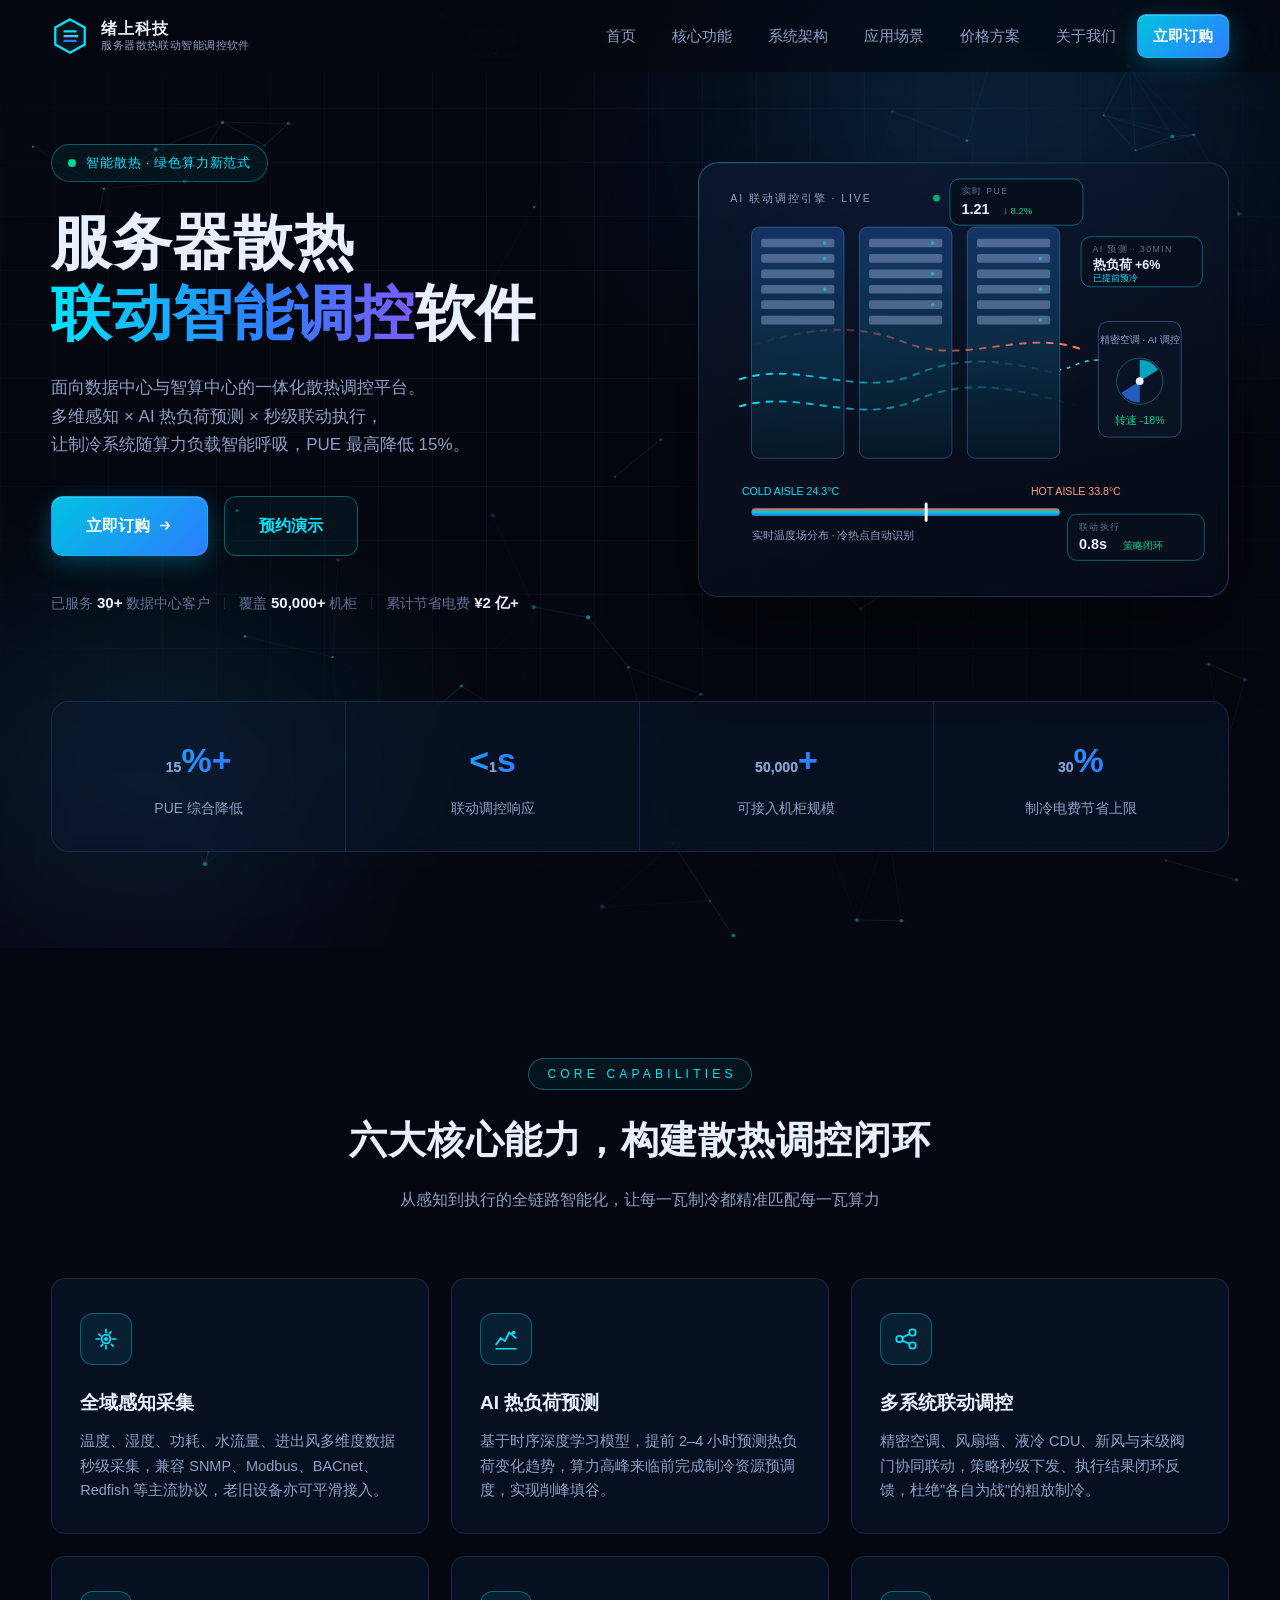
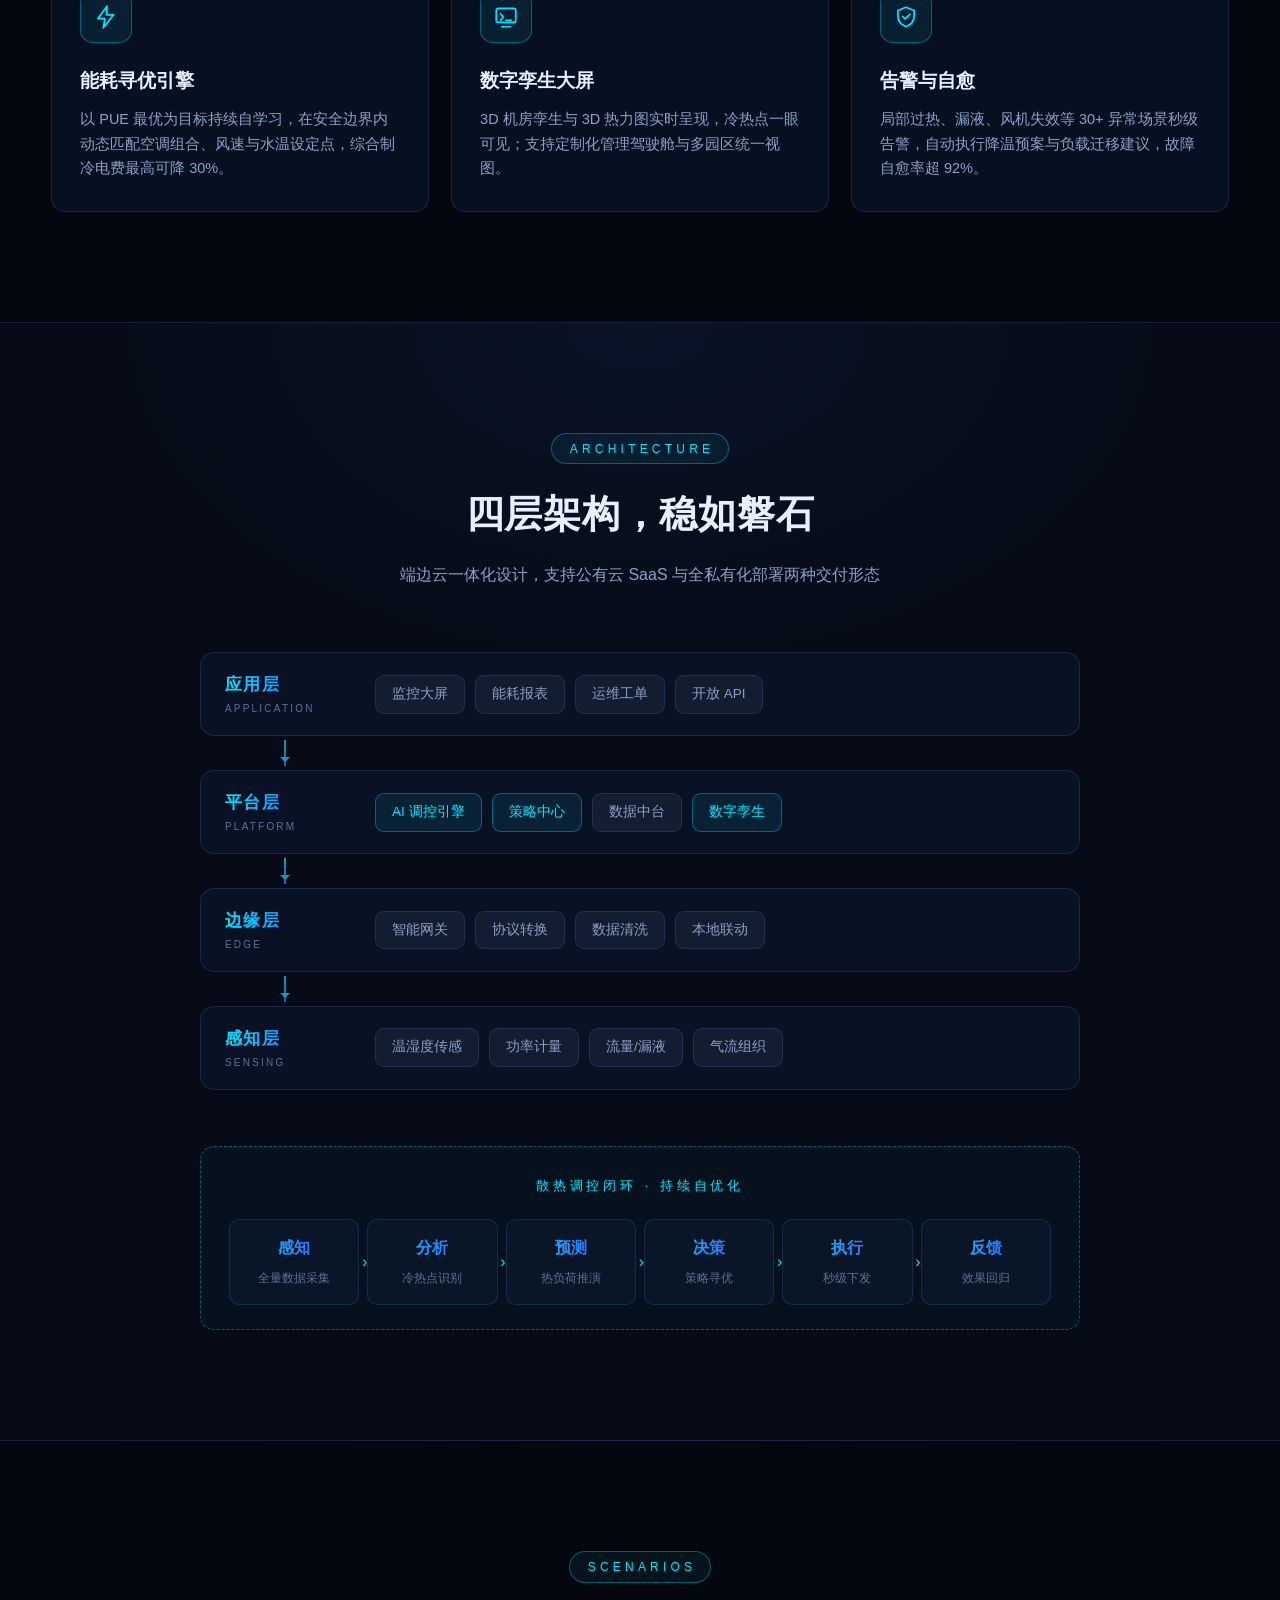
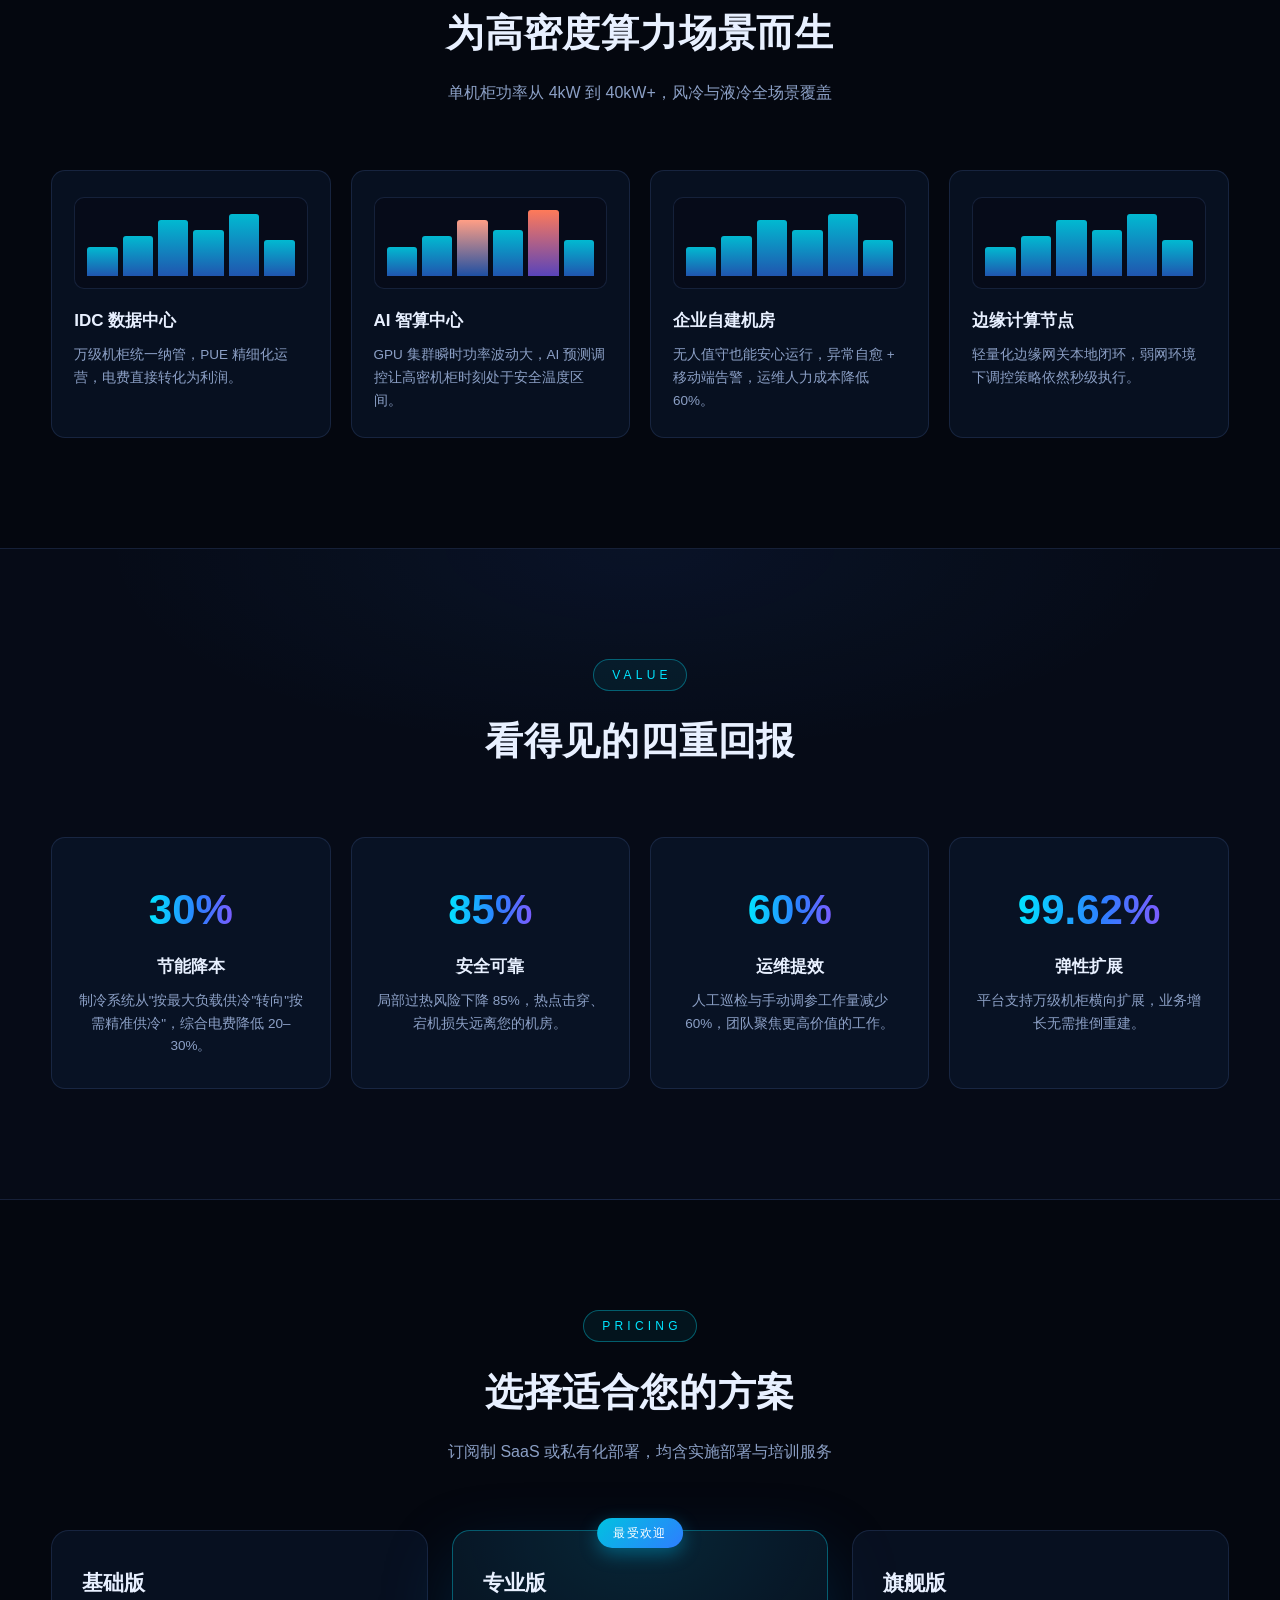
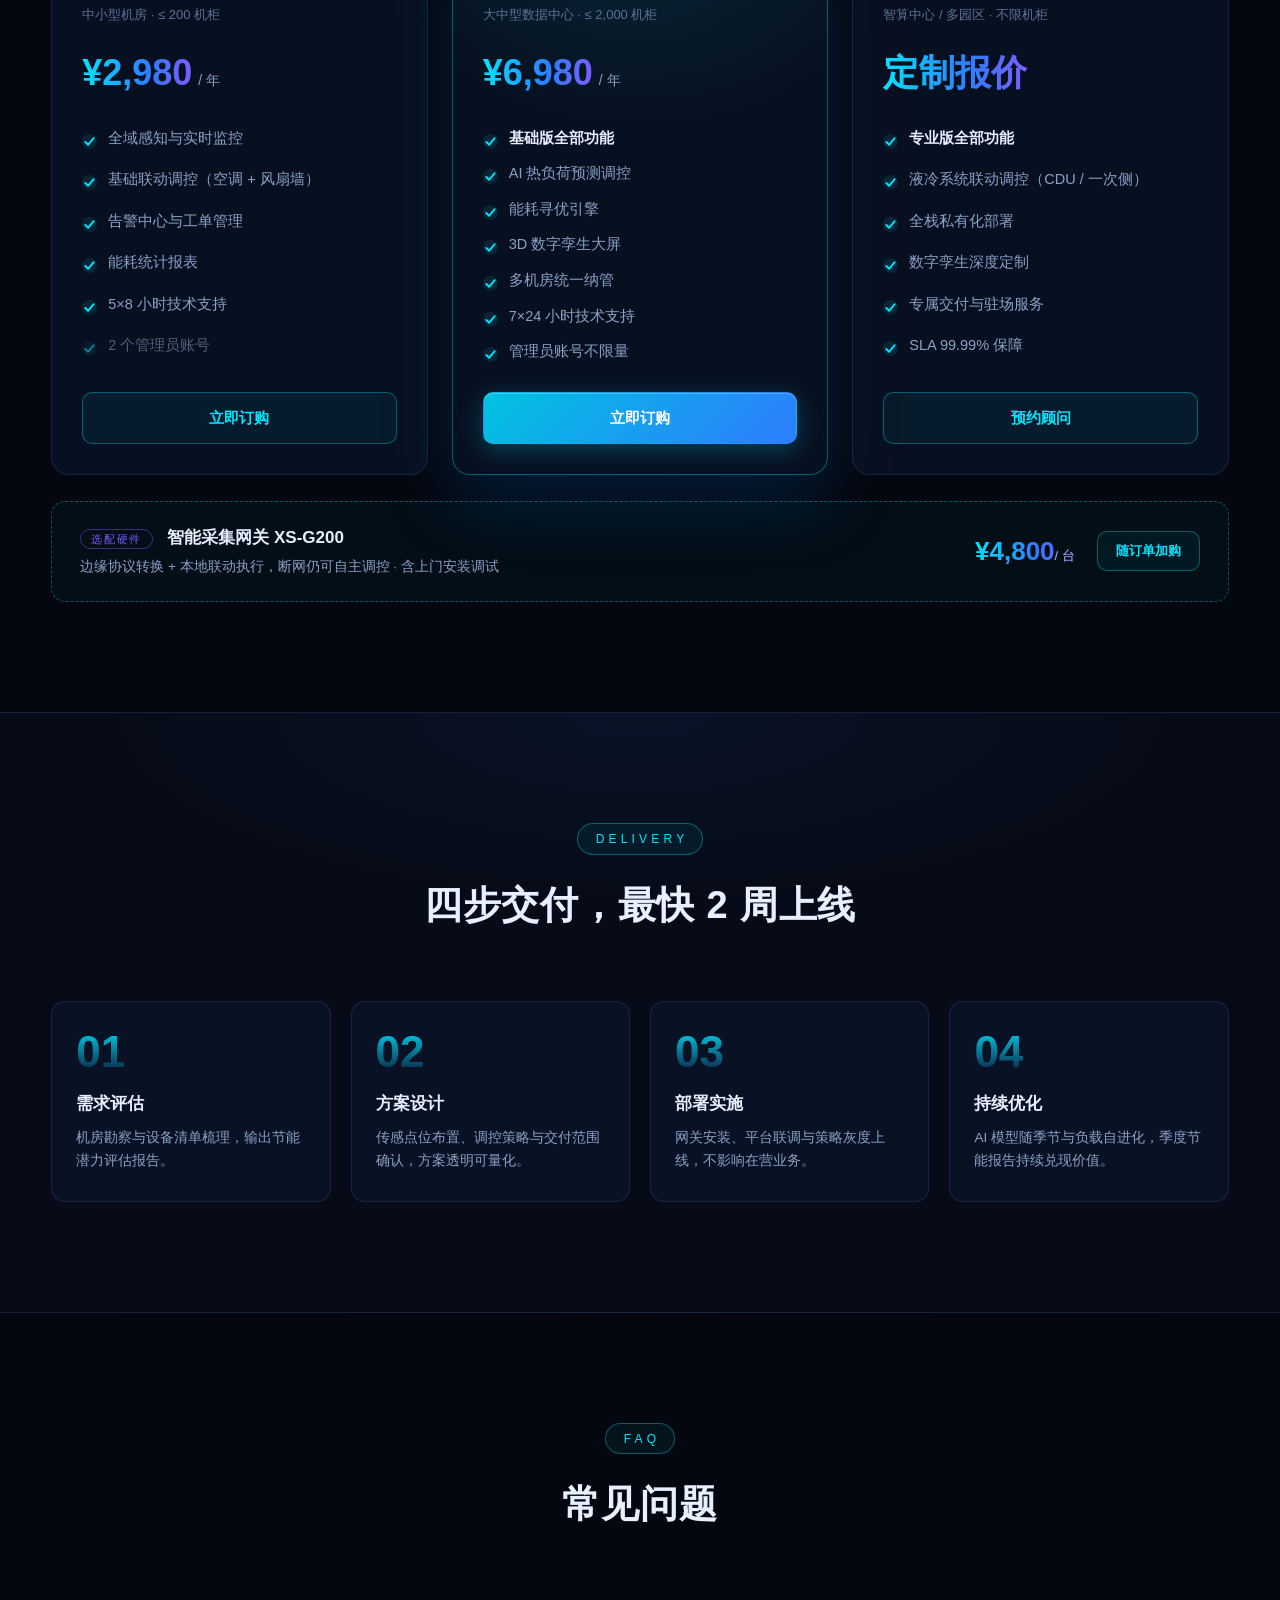
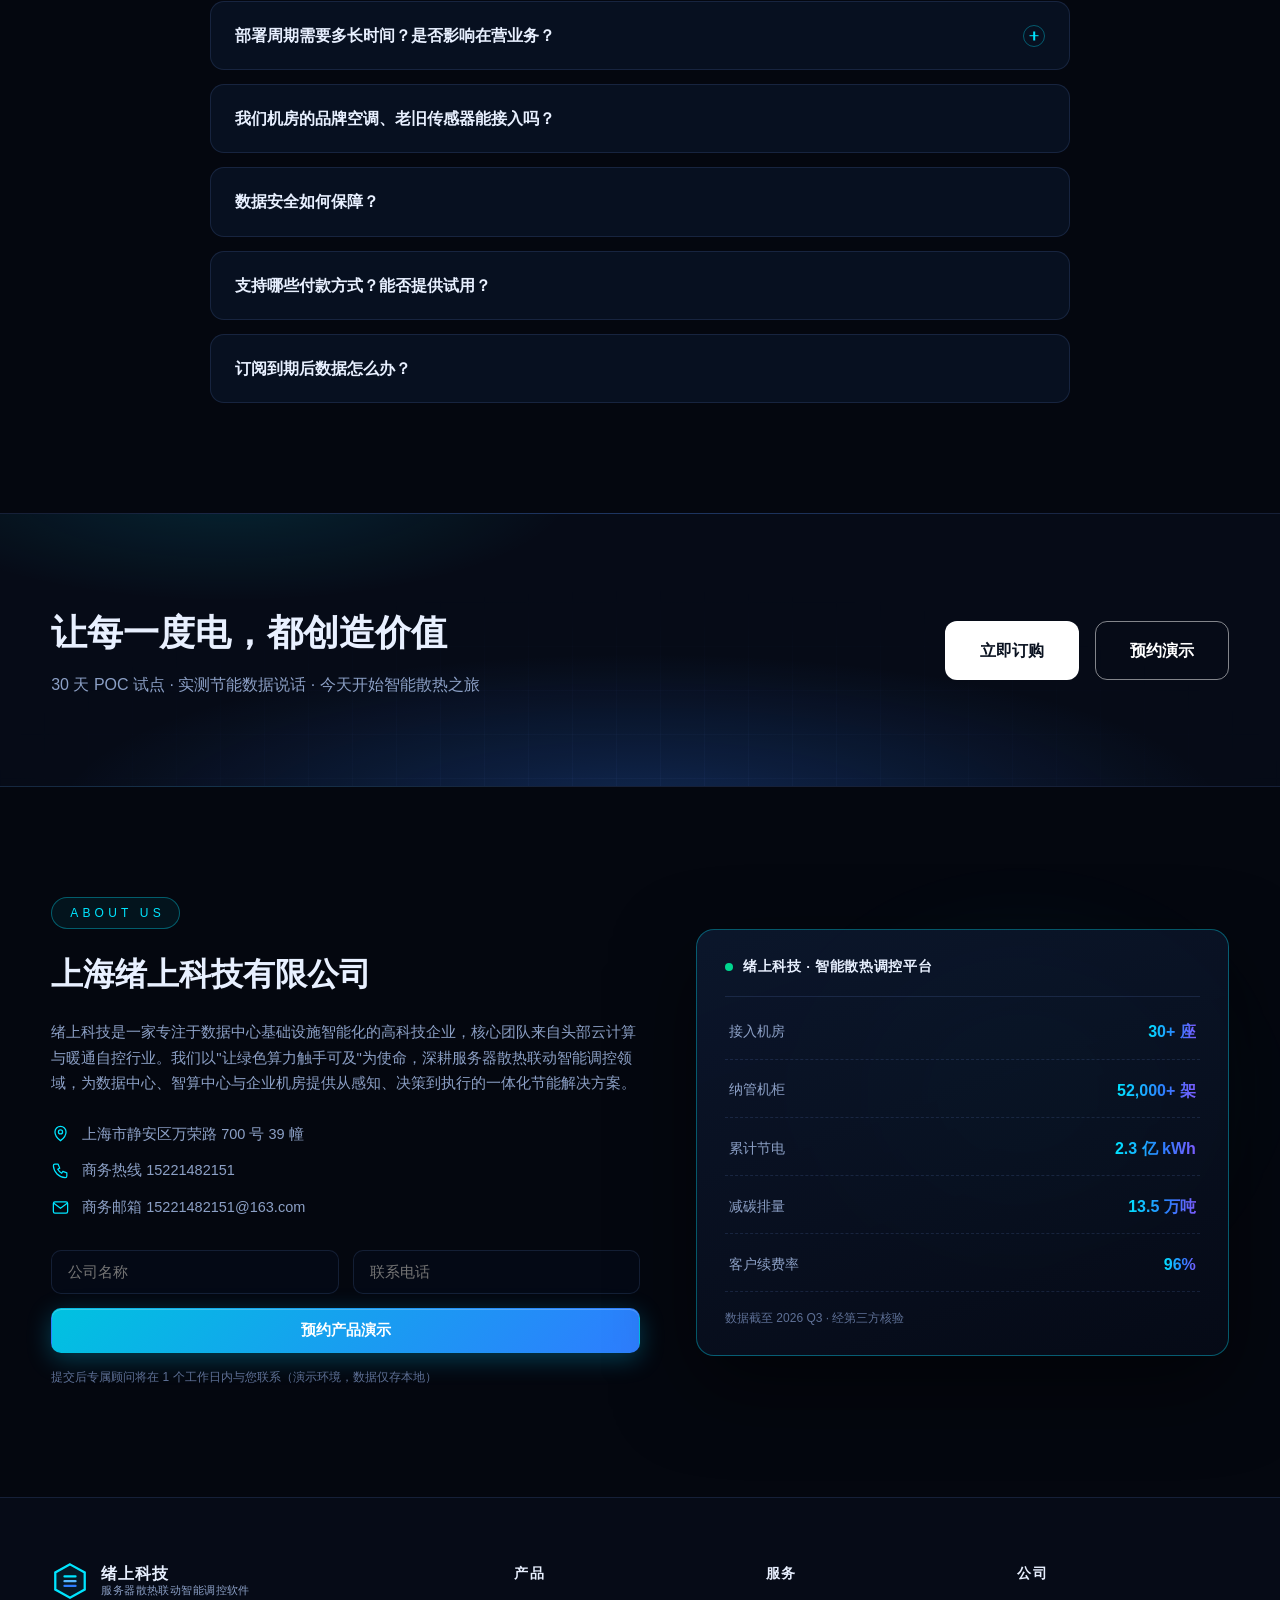
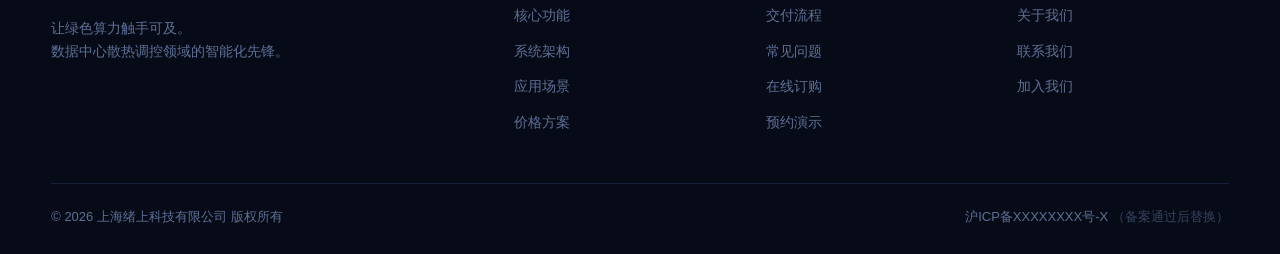
<file: index.html>
<!DOCTYPE html>
<html lang="zh-CN">
<head>
<meta charset="UTF-8">
<meta name="viewport" content="width=device-width, initial-scale=1.0">
<title>服务器散热联动智能调控软件 - 上海绪上科技有限公司</title>
<meta name="description" content="面向数据中心与智算中心的服务器散热联动智能调控软件：多维感知、AI热负荷预测、多系统联动调控、能耗寻优，PUE最高降低15%。上海绪上科技有限公司出品。">
<meta name="keywords" content="服务器散热,智能调控,数据中心制冷,PUE优化,机房节能,液冷调控,智算中心散热">
<link rel="icon" href="favicon.svg" type="image/svg+xml">
<link rel="stylesheet" href="css/style.css">
</head>
<body>

<!-- ========== 导航栏 ========== -->
<header class="nav" id="nav">
  <div class="container nav-inner">
    <a class="brand" href="#top" aria-label="返回顶部">
      <svg class="brand-mark" viewBox="0 0 40 40" fill="none" aria-hidden="true">
        <defs>
          <linearGradient id="lg-brand" x1="0" y1="0" x2="40" y2="40">
            <stop offset="0" stop-color="#00E5FF"/><stop offset="1" stop-color="#2E7DFF"/>
          </linearGradient>
        </defs>
        <path d="M20 2.5 35.5 11v18L20 37.5 4.5 29V11L20 2.5Z" stroke="url(#lg-brand)" stroke-width="2.4" fill="rgba(0,229,255,.06)"/>
        <rect x="13" y="14" width="14" height="2.4" rx="1.2" fill="#00E5FF"/>
        <rect x="13" y="19" width="14" height="2.4" rx="1.2" fill="#5AB8FF"/>
        <rect x="13" y="24" width="14" height="2.4" rx="1.2" fill="#2E7DFF"/>
        <circle cx="27" cy="20" r="1.6" fill="#00E5FF"/>
      </svg>
      <span class="brand-text">
        <b>绪上科技</b>
        <i>服务器散热联动智能调控软件</i>
      </span>
    </a>
    <nav class="nav-links" id="navLinks" aria-label="主导航">
      <a href="#top">首页</a>
      <a href="#features">核心功能</a>
      <a href="#architecture">系统架构</a>
      <a href="#scenarios">应用场景</a>
      <a href="#pricing">价格方案</a>
      <a href="#about">关于我们</a>
      <a class="btn btn-primary btn-sm" href="order.html">立即订购</a>
    </nav>
    <button class="nav-toggle" id="navToggle" aria-label="打开菜单" aria-expanded="false">
      <span></span><span></span><span></span>
    </button>
  </div>
</header>

<main id="top">

<!-- ========== Hero ========== -->
<section class="hero">
  <canvas id="heroCanvas" aria-hidden="true"></canvas>
  <div class="hero-grid" aria-hidden="true"></div>
  <div class="hero-glow hero-glow-1" aria-hidden="true"></div>
  <div class="hero-glow hero-glow-2" aria-hidden="true"></div>

  <div class="container hero-inner">
    <div class="hero-copy">
      <div class="hero-badge reveal">
        <span class="pulse-dot"></span>
        智能散热 · 绿色算力新范式
      </div>
      <h1 class="reveal">
        服务器散热<br>
        <span class="grad-text">联动智能调控</span>软件
      </h1>
      <p class="hero-sub reveal">
        面向数据中心与智算中心的一体化散热调控平台。<br>
        多维感知 × AI 热负荷预测 × 秒级联动执行，<br class="br-md">
        让制冷系统随算力负载智能呼吸，PUE 最高降低 15%。
      </p>
      <div class="hero-cta reveal">
        <a class="btn btn-primary btn-lg" href="order.html">
          立即订购
          <svg viewBox="0 0 16 16" width="15" height="15" fill="none" aria-hidden="true"><path d="M3 8h9m0 0-3.5-3.5M12 8l-3.5 3.5" stroke="currentColor" stroke-width="1.8" stroke-linecap="round" stroke-linejoin="round"/></svg>
        </a>
        <a class="btn btn-ghost btn-lg" href="#contact">预约演示</a>
      </div>
      <div class="hero-trust reveal">
        <span>已服务 <b>30+</b> 数据中心客户</span><i></i>
        <span>覆盖 <b>50,000+</b> 机柜</span><i></i>
        <span>累计节省电费 <b>¥2 亿+</b></span>
      </div>
    </div>

    <!-- 机房联动调控示意图 -->
    <div class="hero-visual reveal" aria-hidden="true">
      <div class="hv-frame">
        <svg viewBox="0 0 520 420" fill="none" class="hv-svg">
          <defs>
            <linearGradient id="lg-rack" x1="0" y1="0" x2="0" y2="1">
              <stop offset="0" stop-color="rgba(46,125,255,.28)"/><stop offset="1" stop-color="rgba(0,229,255,.04)"/>
            </linearGradient>
            <linearGradient id="lg-cold" x1="0" y1="0" x2="1" y2="0">
              <stop offset="0" stop-color="#00E5FF"/><stop offset="1" stop-color="#00E5FF" stop-opacity="0"/>
            </linearGradient>
            <linearGradient id="lg-hot" x1="1" y1="0" x2="0" y2="0">
              <stop offset="0" stop-color="#FF7A59"/><stop offset="1" stop-color="#FF7A59" stop-opacity="0"/>
            </linearGradient>
            <linearGradient id="lg-heat" x1="0" y1="1" x2="0" y2="0">
              <stop offset="0" stop-color="#2E7DFF"/><stop offset=".5" stop-color="#00E5FF"/><stop offset="1" stop-color="#FF7A59"/>
            </linearGradient>
          </defs>

          <!-- 顶部标签 -->
          <text x="18" y="26" fill="#8CA0C6" font-size="11" letter-spacing="2">AI 联动调控引擎 · LIVE</text>
          <circle cx="232" cy="22" r="3.5" fill="#00D68F">
            <animate attributeName="opacity" values="1;.25;1" dur="1.6s" repeatCount="indefinite"/>
          </circle>

          <!-- 机柜 -->
          <g>
            <rect x="40" y="52" width="96" height="240" rx="8" fill="url(#lg-rack)" stroke="rgba(120,160,255,.35)"/>
            <rect x="152" y="52" width="96" height="240" rx="8" fill="url(#lg-rack)" stroke="rgba(120,160,255,.35)"/>
            <rect x="264" y="52" width="96" height="240" rx="8" fill="url(#lg-rack)" stroke="rgba(120,160,255,.35)"/>
            <!-- 服务器槽位 -->
            <g fill="rgba(140,160,198,.5)">
              <rect x="50" y="64" width="76" height="9" rx="2"/><rect x="50" y="80" width="76" height="9" rx="2"/>
              <rect x="50" y="96" width="76" height="9" rx="2"/><rect x="50" y="112" width="76" height="9" rx="2"/>
              <rect x="50" y="128" width="76" height="9" rx="2"/><rect x="50" y="144" width="76" height="9" rx="2"/>
              <rect x="162" y="64" width="76" height="9" rx="2"/><rect x="162" y="80" width="76" height="9" rx="2"/>
              <rect x="162" y="96" width="76" height="9" rx="2"/><rect x="162" y="112" width="76" height="9" rx="2"/>
              <rect x="162" y="128" width="76" height="9" rx="2"/><rect x="162" y="144" width="76" height="9" rx="2"/>
              <rect x="274" y="64" width="76" height="9" rx="2"/><rect x="274" y="80" width="76" height="9" rx="2"/>
              <rect x="274" y="96" width="76" height="9" rx="2"/><rect x="274" y="112" width="76" height="9" rx="2"/>
              <rect x="274" y="128" width="76" height="9" rx="2"/><rect x="274" y="144" width="76" height="9" rx="2"/>
            </g>
            <!-- 运行指示灯 -->
            <g fill="#00E5FF">
              <circle cx="116" cy="68.5" r="1.8"/><circle cx="116" cy="84.5" r="1.8"/><circle cx="116" cy="116.5" r="1.8"/>
              <circle cx="228" cy="68.5" r="1.8"/><circle cx="228" cy="100.5" r="1.8"/><circle cx="228" cy="132.5" r="1.8"/>
              <circle cx="340" cy="84.5" r="1.8"/><circle cx="340" cy="116.5" r="1.8"/><circle cx="340" cy="148.5" r="1.8"/>
              <animate attributeName="opacity" values="1;.4;1" dur="2.2s" repeatCount="indefinite"/>
            </g>
          </g>

          <!-- 冷通道气流（左向右） -->
          <path class="flow-cold" d="M28 210 C 90 190, 150 230, 210 205 S 320 195, 380 210" stroke="url(#lg-cold)" stroke-width="2" stroke-dasharray="6 8" stroke-linecap="round"/>
          <path class="flow-cold d2" d="M28 238 C 90 220, 150 258, 210 232 S 320 222, 380 238" stroke="url(#lg-cold)" stroke-width="2" stroke-dasharray="6 8" stroke-linecap="round"/>
          <!-- 热通道气流（右向左） -->
          <path class="flow-hot" d="M380 178 C 320 158, 260 196, 200 172 S 90 160, 28 178" stroke="url(#lg-hot)" stroke-width="2" stroke-dasharray="6 8" stroke-linecap="round"/>
          <text x="30" y="330" fill="#00E5FF" font-size="11">COLD AISLE 24.3°C</text>
          <text x="330" y="330" fill="#FF9E85" font-size="11">HOT AISLE 33.8°C</text>

          <!-- 温度条 -->
          <rect x="40" y="344" width="320" height="8" rx="4" fill="rgba(140,160,198,.15)"/>
          <rect x="40" y="344" width="320" height="8" rx="4" fill="url(#lg-heat)" opacity=".85"/>
          <rect x="200" y="338" width="3" height="20" rx="1.5" fill="#fff">
            <animate attributeName="x" values="180;220;180" dur="6s" repeatCount="indefinite"/>
          </rect>
          <text x="40" y="376" fill="#8CA0C6" font-size="11">实时温度场分布 · 冷热点自动识别</text>

          <!-- 空调/CDU 设备 -->
          <g transform="translate(400,150)">
            <rect x="0" y="0" width="86" height="120" rx="10" fill="rgba(10,21,38,.9)" stroke="rgba(120,160,255,.4)"/>
            <text x="43" y="22" fill="#8CA0C6" font-size="10" text-anchor="middle">精密空调 · AI 调控</text>
            <g class="fan" style="transform-origin:43px 62px">
              <circle cx="43" cy="62" r="24" fill="none" stroke="rgba(0,229,255,.35)"/>
              <path d="M43 62 L43 40 A22 22 0 0 1 62 50 Z" fill="rgba(0,229,255,.45)"/>
              <path d="M43 62 L65 62 A22 22 0 0 1 55 81 Z" fill="rgba(46,125,255,.45)" transform="rotate(90 43 62)"/>
              <path d="M43 62 L43 84 A22 22 0 0 1 24 74 Z" fill="rgba(0,229,255,.45)" transform="rotate(180 43 62)"/>
              <path d="M43 62 L21 62 A22 22 0 0 1 31 43 Z" fill="rgba(46,125,255,.45)" transform="rotate(270 43 62)"/>
            </g>
            <circle cx="43" cy="62" r="4" fill="#E8F0FF"/>
            <text x="43" y="106" fill="#00D68F" font-size="11" text-anchor="middle">转速 -18%</text>
          </g>
          <!-- 调控指令线 -->
          <path class="flow-cold" d="M400 190 C 380 190, 370 200, 360 200" stroke="#00E5FF" stroke-width="1.6" stroke-dasharray="4 6"/>

          <!-- 悬浮数据芯片（SVG 内固定坐标，避免遮挡） -->
          <g transform="translate(246,2)">
            <g class="svg-chip">
              <rect width="138" height="48" rx="10" fill="rgba(8,15,30,.94)" stroke="rgba(0,229,255,.4)"/>
              <text x="12" y="16" font-size="9" fill="#5E7096" letter-spacing="1.5">实时 PUE</text>
              <text x="12" y="36" font-size="15" font-weight="700" fill="#E8F0FF">1.21</text>
              <text x="55" y="36" font-size="10" fill="#00D68F">↓ 8.2%</text>
            </g>
          </g>
          <g transform="translate(382,62)">
            <g class="svg-chip ci-2">
              <rect width="126" height="52" rx="10" fill="rgba(8,15,30,.94)" stroke="rgba(0,229,255,.4)"/>
              <text x="12" y="16" font-size="9" fill="#5E7096" letter-spacing="1.5">AI 预测 · 30MIN</text>
              <text x="12" y="34" font-size="13" font-weight="700" fill="#E8F0FF">热负荷 +6%</text>
              <text x="12" y="46" font-size="9" fill="#00E5FF">已提前预冷</text>
            </g>
          </g>
          <g transform="translate(368,350)">
            <g class="svg-chip ci-3">
              <rect width="142" height="48" rx="10" fill="rgba(8,15,30,.94)" stroke="rgba(0,229,255,.4)"/>
              <text x="12" y="16" font-size="9" fill="#5E7096" letter-spacing="1.5">联动执行</text>
              <text x="12" y="36" font-size="15" font-weight="700" fill="#E8F0FF">0.8s</text>
              <text x="58" y="36" font-size="10" fill="#00D68F">策略闭环</text>
            </g>
          </g>
        </svg>
      </div>
    </div>
  </div>

  <!-- 数据指标带 -->
  <div class="container">
    <div class="stats-band reveal">
      <div class="stat">
        <b><span class="counter" data-count="15">0</span>%<i class="stat-plus">+</i></b>
        <span>PUE 综合降低</span>
      </div>
      <div class="stat">
        <b>&lt;<span class="counter" data-count="1">0</span>s</b>
        <span>联动调控响应</span>
      </div>
      <div class="stat">
        <b><span class="counter" data-count="50000">0</span>+</b>
        <span>可接入机柜规模</span>
      </div>
      <div class="stat">
        <b><span class="counter" data-count="30">0</span>%</b>
        <span>制冷电费节省上限</span>
      </div>
    </div>
  </div>
</section>

<!-- ========== 核心功能 ========== -->
<section class="section" id="features">
  <div class="container">
    <div class="section-head reveal">
      <span class="kicker">CORE CAPABILITIES</span>
      <h2>六大核心能力，构建散热调控闭环</h2>
      <p>从感知到执行的全链路智能化，让每一瓦制冷都精准匹配每一瓦算力</p>
    </div>
    <div class="feature-grid">
      <article class="feature-card reveal">
        <div class="fc-icon">
          <svg viewBox="0 0 24 24" fill="none" aria-hidden="true"><path d="M12 3v3m0 12v3m9-9h-3M6 12H3m13.5-6.5L15 7M9 17l-1.5 1.5m11 0L17 17M7 9 5.5 7.5M12 8a4 4 0 1 0 0 8 4 4 0 0 0 0-8Z" stroke="currentColor" stroke-width="1.6" stroke-linecap="round"/><circle cx="12" cy="12" r="1.8" fill="currentColor"/></svg>
        </div>
        <h3>全域感知采集</h3>
        <p>温度、湿度、功耗、水流量、进出风多维度数据秒级采集，兼容 SNMP、Modbus、BACnet、Redfish 等主流协议，老旧设备亦可平滑接入。</p>
      </article>
      <article class="feature-card reveal">
        <div class="fc-icon">
          <svg viewBox="0 0 24 24" fill="none" aria-hidden="true"><path d="M3 17l4-6 4 3 4-8 6 5" stroke="currentColor" stroke-width="1.6" stroke-linecap="round" stroke-linejoin="round"/><path d="M3 21h18" stroke="currentColor" stroke-width="1.6" stroke-linecap="round"/><circle cx="19" cy="6" r="1.6" fill="currentColor"/></svg>
        </div>
        <h3>AI 热负荷预测</h3>
        <p>基于时序深度学习模型，提前 2–4 小时预测热负荷变化趋势，算力高峰来临前完成制冷资源预调度，实现削峰填谷。</p>
      </article>
      <article class="feature-card reveal">
        <div class="fc-icon">
          <svg viewBox="0 0 24 24" fill="none" aria-hidden="true"><circle cx="6" cy="12" r="3" stroke="currentColor" stroke-width="1.6"/><circle cx="18" cy="6" r="3" stroke="currentColor" stroke-width="1.6"/><circle cx="18" cy="18" r="3" stroke="currentColor" stroke-width="1.6"/><path d="M8.7 10.7 15.3 7.3M8.7 13.3l6.6 3.4" stroke="currentColor" stroke-width="1.6" stroke-linecap="round"/></svg>
        </div>
        <h3>多系统联动调控</h3>
        <p>精密空调、风扇墙、液冷 CDU、新风与末级阀门协同联动，策略秒级下发、执行结果闭环反馈，杜绝"各自为战"的粗放制冷。</p>
      </article>
      <article class="feature-card reveal">
        <div class="fc-icon">
          <svg viewBox="0 0 24 24" fill="none" aria-hidden="true"><path d="M13 2 4.5 13.5H11L9.5 22 19 10h-6.5L13 2Z" stroke="currentColor" stroke-width="1.6" stroke-linejoin="round"/></svg>
        </div>
        <h3>能耗寻优引擎</h3>
        <p>以 PUE 最优为目标持续自学习，在安全边界内动态匹配空调组合、风速与水温设定点，综合制冷电费最高可降 30%。</p>
      </article>
      <article class="feature-card reveal">
        <div class="fc-icon">
          <svg viewBox="0 0 24 24" fill="none" aria-hidden="true"><rect x="3" y="4" width="18" height="13" rx="2" stroke="currentColor" stroke-width="1.6"/><path d="M7 9l2.5 3L7 15m5 0h5" stroke="currentColor" stroke-width="1.6" stroke-linecap="round" stroke-linejoin="round"/><path d="M8 21h8" stroke="currentColor" stroke-width="1.6" stroke-linecap="round"/></svg>
        </div>
        <h3>数字孪生大屏</h3>
        <p>3D 机房孪生与 3D 热力图实时呈现，冷热点一眼可见；支持定制化管理驾驶舱与多园区统一视图。</p>
      </article>
      <article class="feature-card reveal">
        <div class="fc-icon">
          <svg viewBox="0 0 24 24" fill="none" aria-hidden="true"><path d="M12 3 4.5 6v5c0 4.6 3.2 8 7.5 10 4.3-2 7.5-5.4 7.5-10V6L12 3Z" stroke="currentColor" stroke-width="1.6" stroke-linejoin="round"/><path d="m9 11.5 2.2 2.2L15.5 9.5" stroke="currentColor" stroke-width="1.6" stroke-linecap="round" stroke-linejoin="round"/></svg>
        </div>
        <h3>告警与自愈</h3>
        <p>局部过热、漏液、风机失效等 30+ 异常场景秒级告警，自动执行降温预案与负载迁移建议，故障自愈率超 92%。</p>
      </article>
    </div>
  </div>
</section>

<!-- ========== 系统架构 ========== -->
<section class="section section-alt" id="architecture">
  <div class="container">
    <div class="section-head reveal">
      <span class="kicker">ARCHITECTURE</span>
      <h2>四层架构，稳如磐石</h2>
      <p>端边云一体化设计，支持公有云 SaaS 与全私有化部署两种交付形态</p>
    </div>
    <div class="arch-wrap reveal">
      <div class="arch-layer">
        <div class="al-tag"><span>应用层</span>APPLICATION</div>
        <div class="al-nodes">
          <span class="node">监控大屏</span><span class="node">能耗报表</span>
          <span class="node">运维工单</span><span class="node">开放 API</span>
        </div>
      </div>
      <div class="arch-arrow" aria-hidden="true"></div>
      <div class="arch-layer">
        <div class="al-tag"><span>平台层</span>PLATFORM</div>
        <div class="al-nodes">
          <span class="node hot">AI 调控引擎</span><span class="node hot">策略中心</span>
          <span class="node">数据中台</span><span class="node hot">数字孪生</span>
        </div>
      </div>
      <div class="arch-arrow" aria-hidden="true"></div>
      <div class="arch-layer">
        <div class="al-tag"><span>边缘层</span>EDGE</div>
        <div class="al-nodes">
          <span class="node">智能网关</span><span class="node">协议转换</span>
          <span class="node">数据清洗</span><span class="node">本地联动</span>
        </div>
      </div>
      <div class="arch-arrow" aria-hidden="true"></div>
      <div class="arch-layer">
        <div class="al-tag"><span>感知层</span>SENSING</div>
        <div class="al-nodes">
          <span class="node">温湿度传感</span><span class="node">功率计量</span>
          <span class="node">流量/漏液</span><span class="node">气流组织</span>
        </div>
      </div>
    </div>

    <!-- 调控闭环 -->
    <div class="loop-wrap reveal">
      <div class="loop-title">散热调控闭环 · 持续自优化</div>
      <div class="loop-steps">
        <div class="loop-step"><b>感知</b><span>全量数据采集</span></div>
        <div class="loop-step"><b>分析</b><span>冷热点识别</span></div>
        <div class="loop-step"><b>预测</b><span>热负荷推演</span></div>
        <div class="loop-step"><b>决策</b><span>策略寻优</span></div>
        <div class="loop-step"><b>执行</b><span>秒级下发</span></div>
        <div class="loop-step"><b>反馈</b><span>效果回归</span></div>
      </div>
    </div>
  </div>
</section>

<!-- ========== 应用场景 ========== -->
<section class="section" id="scenarios">
  <div class="container">
    <div class="section-head reveal">
      <span class="kicker">SCENARIOS</span>
      <h2>为高密度算力场景而生</h2>
      <p>单机柜功率从 4kW 到 40kW+，风冷与液冷全场景覆盖</p>
    </div>
    <div class="scenario-grid">
      <article class="scenario-card reveal">
        <div class="sc-visual sc-idc" aria-hidden="true"><span></span><span></span><span></span><span></span><span></span><span></span></div>
        <h3>IDC 数据中心</h3>
        <p>万级机柜统一纳管，PUE 精细化运营，电费直接转化为利润。</p>
      </article>
      <article class="scenario-card reveal">
        <div class="sc-visual sc-ai" aria-hidden="true"><span></span><span></span><span></span><span></span><span></span><span></span></div>
        <h3>AI 智算中心</h3>
        <p>GPU 集群瞬时功率波动大，AI 预测调控让高密机柜时刻处于安全温度区间。</p>
      </article>
      <article class="scenario-card reveal">
        <div class="sc-visual sc-enterprise" aria-hidden="true"><span></span><span></span><span></span><span></span><span></span><span></span></div>
        <h3>企业自建机房</h3>
        <p>无人值守也能安心运行，异常自愈 + 移动端告警，运维人力成本降低 60%。</p>
      </article>
      <article class="scenario-card reveal">
        <div class="sc-visual sc-edge" aria-hidden="true"><span></span><span></span><span></span><span></span><span></span><span></span></div>
        <h3>边缘计算节点</h3>
        <p>轻量化边缘网关本地闭环，弱网环境下调控策略依然秒级执行。</p>
      </article>
    </div>
  </div>
</section>

<!-- ========== 客户价值 ========== -->
<section class="section section-alt" id="value">
  <div class="container">
    <div class="section-head reveal">
      <span class="kicker">VALUE</span>
      <h2>看得见的四重回报</h2>
    </div>
    <div class="value-grid">
      <div class="value-card reveal">
        <b><span class="counter" data-count="30">0</span>%</b>
        <h3>节能降本</h3>
        <p>制冷系统从"按最大负载供冷"转向"按需精准供冷"，综合电费降低 20–30%。</p>
      </div>
      <div class="value-card reveal">
        <b><span class="counter" data-count="85">0</span>%</b>
        <h3>安全可靠</h3>
        <p>局部过热风险下降 85%，热点击穿、宕机损失远离您的机房。</p>
      </div>
      <div class="value-card reveal">
        <b><span class="counter" data-count="60">0</span>%</b>
        <h3>运维提效</h3>
        <p>人工巡检与手动调参工作量减少 60%，团队聚焦更高价值的工作。</p>
      </div>
      <div class="value-card reveal">
        <b><span class="counter" data-count="99.99" data-decimal="2">0</span>%</b>
        <h3>弹性扩展</h3>
        <p>平台支持万级机柜横向扩展，业务增长无需推倒重建。</p>
      </div>
    </div>
  </div>
</section>

<!-- ========== 价格方案 ========== -->
<section class="section" id="pricing">
  <div class="container">
    <div class="section-head reveal">
      <span class="kicker">PRICING</span>
      <h2>选择适合您的方案</h2>
      <p>订阅制 SaaS 或私有化部署，均含实施部署与培训服务</p>
    </div>
    <div class="pricing-grid">

      <article class="price-card reveal">
        <header>
          <h3>基础版</h3>
          <p class="pc-for">中小型机房 · ≤ 200 机柜</p>
          <div class="pc-price"><b>¥2,980</b><span>/ 年</span></div>
        </header>
        <ul class="pc-list">
          <li>全域感知与实时监控</li>
          <li>基础联动调控（空调 + 风扇墙）</li>
          <li>告警中心与工单管理</li>
          <li>能耗统计报表</li>
          <li>5×8 小时技术支持</li>
          <li class="muted">2 个管理员账号</li>
        </ul>
        <a class="btn btn-ghost btn-block" href="order.html?plan=basic">立即订购</a>
      </article>

      <article class="price-card featured reveal">
        <span class="pc-badge">最受欢迎</span>
        <header>
          <h3>专业版</h3>
          <p class="pc-for">大中型数据中心 · ≤ 2,000 机柜</p>
          <div class="pc-price"><b>¥6,980</b><span>/ 年</span></div>
        </header>
        <ul class="pc-list">
          <li><b>基础版全部功能</b></li>
          <li>AI 热负荷预测调控</li>
          <li>能耗寻优引擎</li>
          <li>3D 数字孪生大屏</li>
          <li>多机房统一纳管</li>
          <li>7×24 小时技术支持</li>
          <li>管理员账号不限量</li>
        </ul>
        <a class="btn btn-primary btn-block" href="order.html?plan=pro">立即订购</a>
      </article>

      <article class="price-card reveal">
        <header>
          <h3>旗舰版</h3>
          <p class="pc-for">智算中心 / 多园区 · 不限机柜</p>
          <div class="pc-price"><b>定制报价</b></div>
        </header>
        <ul class="pc-list">
          <li><b>专业版全部功能</b></li>
          <li>液冷系统联动调控（CDU / 一次侧）</li>
          <li>全栈私有化部署</li>
          <li>数字孪生深度定制</li>
          <li>专属交付与驻场服务</li>
          <li>SLA 99.99% 保障</li>
        </ul>
        <a class="btn btn-ghost btn-block" href="order.html?plan=flagship">预约顾问</a>
      </article>
    </div>

    <div class="gateway-card reveal">
      <div class="gw-info">
        <span class="gw-tag">选配硬件</span>
        <h4>智能采集网关 XS-G200</h4>
        <p>边缘协议转换 + 本地联动执行，断网仍可自主调控 · 含上门安装调试</p>
      </div>
      <div class="gw-buy">
        <b>¥4,800<small>/ 台</small></b>
        <a class="btn btn-ghost btn-sm" href="order.html?plan=pro&gw=1">随订单加购</a>
      </div>
    </div>
  </div>
</section>

<!-- ========== 服务流程 ========== -->
<section class="section section-alt" id="process">
  <div class="container">
    <div class="section-head reveal">
      <span class="kicker">DELIVERY</span>
      <h2>四步交付，最快 2 周上线</h2>
    </div>
    <div class="process-grid">
      <div class="process-step reveal">
        <span class="ps-num">01</span>
        <h3>需求评估</h3>
        <p>机房勘察与设备清单梳理，输出节能潜力评估报告。</p>
      </div>
      <div class="process-step reveal">
        <span class="ps-num">02</span>
        <h3>方案设计</h3>
        <p>传感点位布置、调控策略与交付范围确认，方案透明可量化。</p>
      </div>
      <div class="process-step reveal">
        <span class="ps-num">03</span>
        <h3>部署实施</h3>
        <p>网关安装、平台联调与策略灰度上线，不影响在营业务。</p>
      </div>
      <div class="process-step reveal">
        <span class="ps-num">04</span>
        <h3>持续优化</h3>
        <p>AI 模型随季节与负载自进化，季度节能报告持续兑现价值。</p>
      </div>
    </div>
  </div>
</section>

<!-- ========== FAQ ========== -->
<section class="section" id="faq">
  <div class="container container-narrow">
    <div class="section-head reveal">
      <span class="kicker">FAQ</span>
      <h2>常见问题</h2>
    </div>
    <div class="faq-list reveal">
      <details class="faq-item">
        <summary>部署周期需要多长时间？是否影响在营业务？<span class="faq-icon" aria-hidden="true"></span></summary>
        <p>标准版 SaaS 接入通常 1–2 周完成；私有化部署视机房规模 2–6 周。实施全程采用灰度接入与旁路部署，不对在营业务造成中断。</p>
      </details>
      <details class="faq-item">
        <summary>我们机房的品牌空调、老旧传感器能接入吗？</summary>
        <p>可以。平台内置 SNMP、Modbus、BACnet、Redfish 等 40+ 协议驱动，覆盖主流精密空调与动环设备品牌；特殊协议可由实施团队定制适配。</p>
      </details>
      <details class="faq-item">
        <summary>数据安全如何保障？</summary>
        <p>支持全栈私有化部署，数据不出机房；传输层 TLS 加密、存储层国密加密，并通过细粒度权限与操作审计满足等保合规要求。</p>
      </details>
      <details class="faq-item">
        <summary>支持哪些付款方式？能否提供试用？</summary>
        <p>支持微信支付、支付宝在线付款，以及对公转账与合同结算。新客户可申请 30 天 POC 试点，以实测节能数据决定是否正式采购。</p>
      </details>
      <details class="faq-item">
        <summary>订阅到期后数据怎么办？</summary>
        <p>到期后可申请完整数据导出（含历史时序数据与策略配置），平台保留 90 天宽限期供续费恢复，绝不绑架客户数据。</p>
      </details>
    </div>
  </div>
</section>

<!-- ========== CTA 横幅 ========== -->
<section class="cta-band">
  <div class="container cta-inner reveal">
    <div>
      <h2>让每一度电，都创造价值</h2>
      <p>30 天 POC 试点 · 实测节能数据说话 · 今天开始智能散热之旅</p>
    </div>
    <div class="cta-actions">
      <a class="btn btn-light btn-lg" href="order.html">立即订购</a>
      <a class="btn btn-outline btn-lg" href="#contact">预约演示</a>
    </div>
  </div>
</section>

<!-- ========== 关于我们 / 联系 ========== -->
<section class="section" id="about">
  <div class="container">
    <div class="about-grid">
      <div class="about-copy reveal" id="contact">
        <span class="kicker">ABOUT US</span>
        <h2>上海绪上科技有限公司</h2>
        <p>绪上科技是一家专注于数据中心基础设施智能化的高科技企业，核心团队来自头部云计算与暖通自控行业。我们以"让绿色算力触手可及"为使命，深耕服务器散热联动智能调控领域，为数据中心、智算中心与企业机房提供从感知、决策到执行的一体化节能解决方案。</p>
        <ul class="about-contact">
          <li>
            <svg viewBox="0 0 24 24" fill="none" aria-hidden="true"><path d="M12 21s7-5.1 7-11a7 7 0 1 0-14 0c0 5.9 7 11 7 11Z" stroke="currentColor" stroke-width="1.6"/><circle cx="12" cy="10" r="2.6" stroke="currentColor" stroke-width="1.6"/></svg>
            <span>上海市静安区万荣路 700 号 39 幢</span>
          </li>
          <li>
            <svg viewBox="0 0 24 24" fill="none" aria-hidden="true"><path d="M5 4h4l2 5-2.5 1.5a12 12 0 0 0 5 5L15 13l5 2v4a2 2 0 0 1-2 2A16 16 0 0 1 3 6a2 2 0 0 1 2-2Z" stroke="currentColor" stroke-width="1.6" stroke-linejoin="round"/></svg>
            <span>商务热线 15221482151</span>
          </li>
          <li>
            <svg viewBox="0 0 24 24" fill="none" aria-hidden="true"><rect x="3" y="5" width="18" height="14" rx="2" stroke="currentColor" stroke-width="1.6"/><path d="m4 7 8 6 8-6" stroke="currentColor" stroke-width="1.6" stroke-linecap="round" stroke-linejoin="round"/></svg>
            <span>商务邮箱 15221482151@163.com</span>
          </li>
        </ul>
        <form class="demo-form" id="demoForm" novalidate>
          <div class="df-row">
            <input type="text" name="company" placeholder="公司名称" required>
            <input type="tel" name="phone" placeholder="联系电话" required pattern="1[3-9]\d{9}">
          </div>
          <button class="btn btn-primary btn-block" type="submit">预约产品演示</button>
          <p class="df-note">提交后专属顾问将在 1 个工作日内与您联系（演示环境，数据仅存本地）</p>
        </form>
      </div>
      <div class="about-visual reveal" aria-hidden="true">
        <div class="av-glow"></div>
        <div class="av-card">
          <div class="av-head"><span class="pulse-dot"></span>绪上科技 · 智能散热调控平台</div>
          <div class="av-rows">
            <div class="av-row"><span>接入机房</span><b>30+ 座</b></div>
            <div class="av-row"><span>纳管机柜</span><b>52,000+ 架</b></div>
            <div class="av-row"><span>累计节电</span><b>2.3 亿 kWh</b></div>
            <div class="av-row"><span>减碳排量</span><b>13.5 万吨</b></div>
            <div class="av-row"><span>客户续费率</span><b>96%</b></div>
          </div>
          <div class="av-foot">数据截至 2026 Q3 · 经第三方核验</div>
        </div>
      </div>
    </div>
  </div>
</section>

</main>

<!-- ========== 页脚 ========== -->
<footer class="footer">
  <div class="container footer-grid">
    <div class="f-brand">
      <a class="brand" href="#top">
        <svg class="brand-mark" viewBox="0 0 40 40" fill="none" aria-hidden="true">
          <path d="M20 2.5 35.5 11v18L20 37.5 4.5 29V11L20 2.5Z" stroke="#00E5FF" stroke-width="2.4" fill="rgba(0,229,255,.06)"/>
          <rect x="13" y="14" width="14" height="2.4" rx="1.2" fill="#00E5FF"/>
          <rect x="13" y="19" width="14" height="2.4" rx="1.2" fill="#5AB8FF"/>
          <rect x="13" y="24" width="14" height="2.4" rx="1.2" fill="#2E7DFF"/>
        </svg>
        <span class="brand-text"><b>绪上科技</b><i>服务器散热联动智能调控软件</i></span>
      </a>
      <p>让绿色算力触手可及。<br>数据中心散热调控领域的智能化先锋。</p>
    </div>
    <div class="f-col">
      <h4>产品</h4>
      <a href="#features">核心功能</a>
      <a href="#architecture">系统架构</a>
      <a href="#scenarios">应用场景</a>
      <a href="#pricing">价格方案</a>
    </div>
    <div class="f-col">
      <h4>服务</h4>
      <a href="#process">交付流程</a>
      <a href="#faq">常见问题</a>
      <a href="order.html">在线订购</a>
      <a href="#contact">预约演示</a>
    </div>
    <div class="f-col">
      <h4>公司</h4>
      <a href="#about">关于我们</a>
      <a href="#contact">联系我们</a>
      <a href="#about">加入我们</a>
    </div>
  </div>
  <div class="container footer-bar">
    <span>© 2026 上海绪上科技有限公司 版权所有</span>
    <span class="f-icp">沪ICP备XXXXXXXX号-X <em>（备案通过后替换）</em></span>
  </div>
</footer>

<div class="toast" id="toast" role="status" aria-live="polite"></div>
<script src="js/main.js"></script>
</body>
</html>
</file>
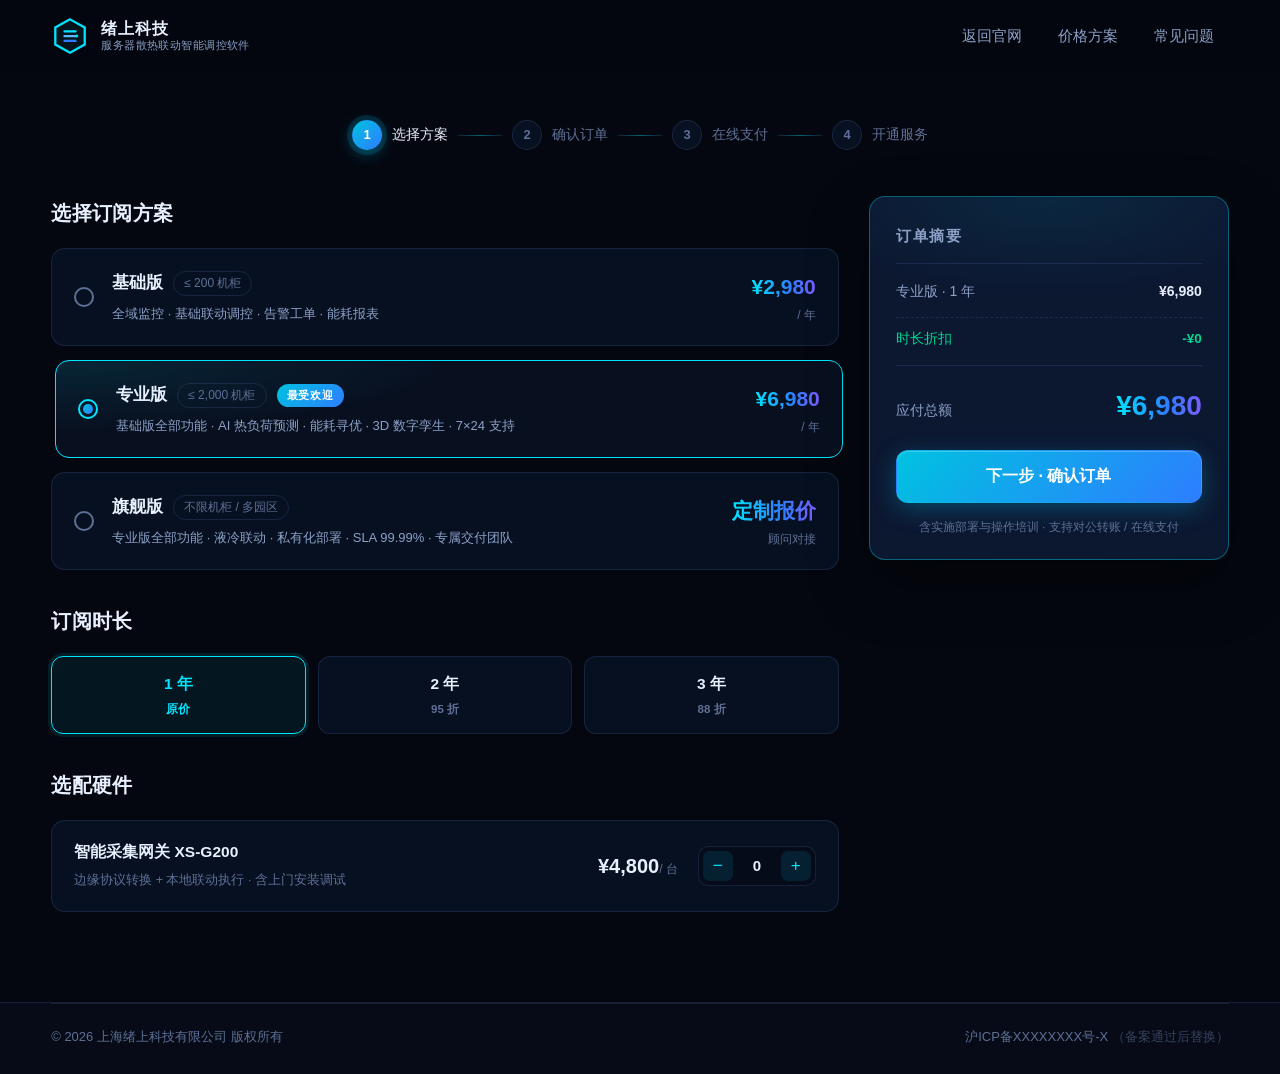
<file: order.html>
<!DOCTYPE html>
<html lang="zh-CN">
<head>
<meta charset="UTF-8">
<meta name="viewport" content="width=device-width, initial-scale=1.0">
<title>在线订购 - 服务器散热联动智能调控软件 - 上海绪上科技有限公司</title>
<meta name="description" content="在线订购服务器散热联动智能调控软件：选择套餐、确认订单、在线支付、开通服务，一站式完成。">
<link rel="icon" href="favicon.svg" type="image/svg+xml">
<link rel="stylesheet" href="css/style.css">
</head>
<body class="page-order">

<!-- ========== 导航栏 ========== -->
<header class="nav" id="nav">
  <div class="container nav-inner">
    <a class="brand" href="index.html" aria-label="返回首页">
      <svg class="brand-mark" viewBox="0 0 40 40" fill="none" aria-hidden="true">
        <defs>
          <linearGradient id="lg-brand" x1="0" y1="0" x2="40" y2="40">
            <stop offset="0" stop-color="#00E5FF"/><stop offset="1" stop-color="#2E7DFF"/>
          </linearGradient>
        </defs>
        <path d="M20 2.5 35.5 11v18L20 37.5 4.5 29V11L20 2.5Z" stroke="url(#lg-brand)" stroke-width="2.4" fill="rgba(0,229,255,.06)"/>
        <rect x="13" y="14" width="14" height="2.4" rx="1.2" fill="#00E5FF"/>
        <rect x="13" y="19" width="14" height="2.4" rx="1.2" fill="#5AB8FF"/>
        <rect x="13" y="24" width="14" height="2.4" rx="1.2" fill="#2E7DFF"/>
        <circle cx="27" cy="20" r="1.6" fill="#00E5FF"/>
      </svg>
      <span class="brand-text">
        <b>绪上科技</b>
        <i>服务器散热联动智能调控软件</i>
      </span>
    </a>
    <nav class="nav-links" id="navLinks" aria-label="主导航">
      <a href="index.html">返回官网</a>
      <a href="index.html#pricing">价格方案</a>
      <a href="index.html#faq">常见问题</a>
    </nav>
    <button class="nav-toggle" id="navToggle" aria-label="打开菜单" aria-expanded="false">
      <span></span><span></span><span></span>
    </button>
  </div>
</header>

<main class="order-main">
  <div class="container">

    <!-- 步骤指示器 -->
    <ol class="steps" id="stepsBar">
      <li class="step active" data-step="1"><i>1</i><span>选择方案</span></li>
      <li class="step-line" aria-hidden="true"></li>
      <li class="step" data-step="2"><i>2</i><span>确认订单</span></li>
      <li class="step-line" aria-hidden="true"></li>
      <li class="step" data-step="3"><i>3</i><span>在线支付</span></li>
      <li class="step-line" aria-hidden="true"></li>
      <li class="step" data-step="4"><i>4</i><span>开通服务</span></li>
    </ol>

    <!-- ===== 第 1 步：选择方案 ===== -->
    <section class="order-panel active" id="panel1">
      <div class="order-layout">
        <div class="order-left">
          <h2 class="op-title">选择订阅方案</h2>

          <div class="plan-list" id="planList" role="radiogroup" aria-label="订阅方案">
            <label class="plan-option" data-plan="basic">
              <input type="radio" name="plan" value="basic">
              <span class="po-check" aria-hidden="true"></span>
              <span class="po-body">
                <b class="po-name">基础版 <em>≤ 200 机柜</em></b>
                <span class="po-desc">全域监控 · 基础联动调控 · 告警工单 · 能耗报表</span>
              </span>
              <span class="po-price"><b>¥2,980</b><i>/ 年</i></span>
            </label>

            <label class="plan-option" data-plan="pro">
              <input type="radio" name="plan" value="pro" checked>
              <span class="po-check" aria-hidden="true"></span>
              <span class="po-body">
                <b class="po-name">专业版 <em>≤ 2,000 机柜</em><span class="po-badge">最受欢迎</span></b>
                <span class="po-desc">基础版全部功能 · AI 热负荷预测 · 能耗寻优 · 3D 数字孪生 · 7×24 支持</span>
              </span>
              <span class="po-price"><b>¥6,980</b><i>/ 年</i></span>
            </label>

            <label class="plan-option" data-plan="flagship">
              <input type="radio" name="plan" value="flagship">
              <span class="po-check" aria-hidden="true"></span>
              <span class="po-body">
                <b class="po-name">旗舰版 <em>不限机柜 / 多园区</em></b>
                <span class="po-desc">专业版全部功能 · 液冷联动 · 私有化部署 · SLA 99.99% · 专属交付团队</span>
              </span>
              <span class="po-price"><b>定制报价</b><i>顾问对接</i></span>
            </label>
          </div>

          <h2 class="op-title">订阅时长</h2>
          <div class="seg" id="yearsSeg" role="radiogroup" aria-label="订阅时长">
            <label class="seg-item"><input type="radio" name="years" value="1" checked><span>1 年<i>原价</i></span></label>
            <label class="seg-item"><input type="radio" name="years" value="2"><span>2 年<i>95 折</i></span></label>
            <label class="seg-item"><input type="radio" name="years" value="3"><span>3 年<i>88 折</i></span></label>
          </div>

          <h2 class="op-title">选配硬件</h2>
          <div class="gw-stepper-card">
            <div class="gw-meta">
              <b>智能采集网关 XS-G200</b>
              <span>边缘协议转换 + 本地联动执行 · 含上门安装调试</span>
            </div>
            <div class="gw-right">
              <b class="gw-unit">¥4,800<i>/ 台</i></b>
              <div class="stepper">
                <button type="button" class="st-btn" id="gwMinus" aria-label="减少网关数量">−</button>
                <span class="st-num" id="gwNum">0</span>
                <button type="button" class="st-btn" id="gwPlus" aria-label="增加网关数量">+</button>
              </div>
            </div>
          </div>
        </div>

        <aside class="order-aside">
          <div class="oa-card">
            <h3>订单摘要</h3>
            <ul class="oa-lines" id="summaryLines">
              <li><span>专业版 · 1 年</span><b>¥89,800</b></li>
            </ul>
            <div class="oa-discount" id="discountLine" hidden>
              <span>时长折扣</span><b id="discountVal">-¥0</b>
            </div>
            <div class="oa-total">
              <span>应付总额</span>
              <b id="totalVal">¥89,800</b>
            </div>
            <button class="btn btn-primary btn-block btn-lg" id="toStep2">下一步 · 确认订单</button>
            <p class="oa-note">含实施部署与操作培训 · 支持对公转账 / 在线支付</p>
          </div>
        </aside>
      </div>
    </section>

    <!-- ===== 第 2 步：确认订单 ===== -->
    <section class="order-panel" id="panel2">
      <div class="order-layout">
        <div class="order-left">
          <h2 class="op-title">开票与联系信息</h2>
          <form class="oform" id="orderForm" novalidate>
            <div class="of-row2">
              <div class="of-field">
                <label for="fCompany">公司名称 <i>*</i></label>
                <input id="fCompany" name="company" type="text" placeholder="如：上海绪上科技有限公司" autocomplete="organization">
                <span class="of-err">请填写公司名称</span>
              </div>
              <div class="of-field">
                <label for="fContact">联系人 <i>*</i></label>
                <input id="fContact" name="contact" type="text" placeholder="您的姓名" autocomplete="name">
                <span class="of-err">请填写联系人</span>
              </div>
            </div>
            <div class="of-row2">
              <div class="of-field">
                <label for="fPhone">手机号码 <i>*</i></label>
                <input id="fPhone" name="phone" type="tel" placeholder="用于接收开通短信" maxlength="11" autocomplete="tel">
                <span class="of-err">请填写正确的 11 位手机号</span>
              </div>
              <div class="of-field">
                <label for="fEmail">电子邮箱 <i>*</i></label>
                <input id="fEmail" name="email" type="email" placeholder="用于接收合同与发票" autocomplete="email">
                <span class="of-err">请填写正确的邮箱地址</span>
              </div>
            </div>
            <div class="of-row2">
              <div class="of-field">
                <label for="fRacks">机柜数量（选填）</label>
                <input id="fRacks" name="racks" type="number" min="0" placeholder="如：320">
              </div>
              <div class="of-field">
                <label for="fInvoice">发票类型</label>
                <select id="fInvoice" name="invoice">
                  <option value="增值税专用发票">增值税专用发票（6% 软件服务）</option>
                  <option value="增值税普通发票">增值税普通发票</option>
                </select>
              </div>
            </div>
            <div class="of-field">
              <label for="fRemark">需求备注（选填）</label>
              <textarea id="fRemark" name="remark" rows="3" placeholder="机房概况、期望上线时间、现有设备品牌等"></textarea>
            </div>
            <label class="of-agree">
              <input type="checkbox" id="fAgree">
              <span>我已阅读并同意 <a href="javascript:void(0)" id="agreeLink">《软件服务订购协议》</a> 与 <a href="javascript:void(0)">《隐私政策》</a></span>
            </label>
            <span class="of-err of-agree-err" id="agreeErr">请先勾选同意服务协议</span>
          </form>
        </div>
        <aside class="order-aside">
          <div class="oa-card">
            <h3>订单摘要</h3>
            <ul class="oa-lines" id="summaryLines2"></ul>
            <div class="oa-discount" id="discountLine2" hidden>
              <span>时长折扣</span><b id="discountVal2">-¥0</b>
            </div>
            <div class="oa-total"><span>应付总额</span><b id="totalVal2">—</b></div>
            <div class="oa-btns">
              <button class="btn btn-ghost" id="backTo1">上一步</button>
              <button class="btn btn-primary" id="submitOrder">提交订单</button>
            </div>
            <p class="oa-note">提交后生成订单编号，进入支付环节</p>
          </div>
        </aside>
      </div>
    </section>

    <!-- ===== 第 3 步：在线支付 ===== -->
    <section class="order-panel" id="panel3">
      <div class="pay-layout">

        <!-- 在线支付（标准/专业版） -->
        <div id="payOnline">
          <div class="pay-head">
            <div>
              <h2 class="op-title">在线支付</h2>
              <p class="pay-sub">订单号 <b id="payOrderNo">—</b> · 应付 <b class="pay-amount" id="payAmount">¥0</b></p>
            </div>
            <div class="pay-countdown" id="payCountdown">
              <span>支付剩余时间</span><b id="cdTime">15:00</b>
            </div>
          </div>

          <div class="pay-tabs" role="tablist" aria-label="支付方式">
            <button class="pay-tab active" data-pay="wechat" role="tab" aria-selected="true">
              <svg viewBox="0 0 24 24" width="20" height="20" aria-hidden="true"><path d="M9.3 4C5.3 4 2 6.7 2 10.1c0 1.9 1 3.5 2.6 4.6l-.7 2.2 2.5-1.3c.7.2 1.5.3 2.3.3a5.5 5.5 0 0 1-.2-1.5c0-3.3 3.2-6 7.1-6h.4C15.3 6 12.6 4 9.3 4Zm-2.4 3.2c.5 0 .9.4.9.9s-.4.9-.9.9-.9-.4-.9-.9.4-.9.9-.9Zm4.8 0c.5 0 .9.4.9.9s-.4.9-.9.9-.9-.4-.9-.9.4-.9.9-.9Z" fill="currentColor"/><path d="M22 14.6c0-2.8-2.8-5-6.2-5s-6.2 2.2-6.2 5 2.8 5 6.2 5c.7 0 1.3-.1 1.9-.3l2.1 1.1-.6-1.8c1.7-1 2.8-2.4 2.8-4Zm-8.3-1.4c-.4 0-.8-.3-.8-.8s.4-.8.8-.8.8.4.8.8-.4.8-.8.8Zm4.2 0c-.4 0-.8-.3-.8-.8s.4-.8.8-.8.8.4.8.8-.4.8-.8.8Z" fill="currentColor"/></svg>
              微信支付
            </button>
            <button class="pay-tab" data-pay="alipay" role="tab" aria-selected="false">
              <svg viewBox="0 0 24 24" width="20" height="20" aria-hidden="true"><path d="M18.4 14.4C16.9 13.5 14 12.2 14 12.2s.9-2 1.6-4.1c.5-1.4.3-3-.4-4.1h-2.6c.7 1.2.9 2.7.4 4.1-.7 2.1-1.6 4.1-1.6 4.1S8 13.5 6.5 14.4c-2.3 1.4-2.8 3.9-1.5 5.3 1 1.1 2.7 1.3 4.4.7 1.2-.4 2.3-1.2 3.3-2.4 0 0 2 1 4.4 2 1.5.6 2.9.2 3.3-.9.3-1.2-.3-3.5-2-4.7ZM8.9 18.3c-1.2.5-2.2.2-2.5-.4-.3-.7.2-1.6 1.2-2.2 1-.6 2.7-1.3 4-1.9-.6 1.6-1.5 4-2.7 4.5Zm8.9.1c-1.3-.5-2.8-1.2-3.9-1.8.8-1.1 1.4-2.2 1.7-3 1.1.5 2.4 1.1 3.3 1.7 1.3.9 1.6 2.4 1.1 3.1-.4.6-1.3.5-2.2 0ZM9.6 3h2.9l-1.5 2.4h-2.9L9.6 3Z" fill="currentColor"/></svg>
              支付宝
            </button>
            <button class="pay-tab" data-pay="bank" role="tab" aria-selected="false">
              <svg viewBox="0 0 24 24" width="20" height="20" fill="none" aria-hidden="true"><path d="M3 9.5 12 4l9 5.5M5 10v8m4-8v8m6-8v8m4-8v8M3 20h18" stroke="currentColor" stroke-width="1.7" stroke-linecap="round" stroke-linejoin="round"/></svg>
              对公转账
            </button>
          </div>

          <!-- 扫码支付 -->
          <div class="pay-body" id="payQR">
            <div class="qr-wrap">
              <canvas id="qrCanvas" width="220" height="220" aria-label="支付二维码"></canvas>
              <div class="qr-mask" id="qrMask" hidden>
                <p>二维码已过期</p>
                <button class="btn btn-ghost btn-sm" id="qrRefresh">点击刷新</button>
              </div>
              <div class="qr-logo" id="qrLogo">微信支付</div>
            </div>
            <div class="qr-tips">
              <p class="qt-title">请使用<b id="qrAppName">微信</b>扫一扫</p>
              <p>扫描二维码完成支付，支付成功后订单自动开通</p>
              <div class="qt-demo">
                <span class="qt-demo-tag">演示环境</span>
                当前为演示站点，未接入真实支付通道。可点击下方按钮模拟支付成功，体验完整订购闭环；正式支付能力将在 ICP 备案完成后接入微信支付 / 支付宝商户通道。
              </div>
              <button class="btn btn-primary btn-block" id="mockPaySuccess">模拟支付成功（演示）</button>
              <button class="btn btn-ghost btn-block" id="payBack">返回修改订单</button>
            </div>
          </div>

          <!-- 对公转账 -->
          <div class="pay-body" id="payBank" hidden>
            <div class="bank-card">
              <h4>对公账户信息</h4>
              <dl>
                <div><dt>户　名</dt><dd>上海绪上科技有限公司</dd><button class="copy-btn" data-copy="上海绪上科技有限公司">复制</button></div>
                <div><dt>开户行</dt><dd>XX银行上海浦东科技支行 <em>（正式上线后替换）</em></dd><button class="copy-btn" data-copy="XX银行上海浦东科技支行">复制</button></div>
                <div><dt>账　号</dt><dd>3100 XXXX XXXX XXXX XXX <em>（正式上线后替换）</em></dd><button class="copy-btn" data-copy="31000000000000000000">复制</button></div>
                <div><dt>备　注</dt><dd id="bankRemark">订单号</dd><button class="copy-btn" id="copyOrderNo">复制</button></div>
              </dl>
              <p class="bank-tip">转账后请保留回执，财务确认到账（1 个工作日内）即为订单生效并开通服务。</p>
              <div class="qt-demo">
                <span class="qt-demo-tag">演示环境</span>
                点击下方按钮可模拟"已提交汇款凭证"，订单将进入"待财务确认"状态。
              </div>
              <button class="btn btn-primary btn-block" id="mockBankDone">我已转账，提交凭证（模拟）</button>
              <button class="btn btn-ghost btn-block" id="payBack2">返回修改订单</button>
            </div>
          </div>
        </div>

        <!-- 旗舰版：顾问对接 -->
        <div id="payFlagship" hidden>
          <div class="flagship-card">
            <h2 class="op-title">专属顾问对接</h2>
            <p>旗舰版按机房规模、液冷形态与部署方式定制方案与报价。您的需求单已生成，专属顾问将在 <b>1 个工作日内</b>与您电话联系，安排机房勘察与方案设计。</p>
            <div class="fs-highlight">
              <div><b>需求单号</b><span id="fsOrderNo">—</span></div>
              <div><b>对接人</b><span>企业服务部 · 旗舰版专属交付组</span></div>
              <div><b>响应时效</b><span>1 个工作日内电话联系</span></div>
            </div>
            <div class="qt-demo">
              <span class="qt-demo-tag">演示环境</span>
              点击下方按钮确认提交，完成预约闭环演示。
            </div>
            <button class="btn btn-primary btn-block btn-lg" id="flagshipConfirm">确认提交需求单</button>
            <button class="btn btn-ghost btn-block" id="flagshipBack">返回修改</button>
          </div>
        </div>
      </div>
    </section>

    <!-- ===== 第 4 步：开通成功 ===== -->
    <section class="order-panel" id="panel4">
      <div class="success-card">
        <div class="sc-icon" id="successIcon" aria-hidden="true">
          <svg viewBox="0 0 52 52"><circle class="sci-ring" cx="26" cy="26" r="24" fill="none"/><path class="sci-check" d="M15 27l7.5 7.5L38 19" fill="none"/></svg>
        </div>
        <h2 id="successTitle">支付成功，服务开通中</h2>
        <p class="sc-sub" id="successSub">开通短信与邮件已发送至您的预留联系方式</p>

        <div class="sc-detail">
          <div class="scd-row"><span>订单编号</span><b id="doneOrderNo">—</b></div>
          <div class="scd-row"><span>订单内容</span><b id="doneItems">—</b></div>
          <div class="scd-row"><span>实付金额</span><b id="doneAmount">—</b></div>
          <div class="scd-row"><span>订单状态</span><b class="scd-status" id="doneStatus">已支付</b></div>
        </div>

        <div class="sc-next">
          <h4>接下来的开通流程</h4>
          <ol>
            <li><b>1 个工作日内</b>：专属交付顾问致电，确认机房信息与实施排期</li>
            <li><b>3 个工作日内</b>：开通平台管理员账号，邮寄合同与发票</li>
            <li><b>2 周内</b>：完成网关安装、设备接入与调控策略灰度上线</li>
          </ol>
        </div>

        <div class="sc-actions">
          <a class="btn btn-primary btn-lg" href="index.html">返回官网首页</a>
          <a class="btn btn-ghost btn-lg" href="order.html">再下一单</a>
        </div>
      </div>
    </section>

  </div>
</main>

<footer class="footer footer-slim">
  <div class="container footer-bar">
    <span>© 2026 上海绪上科技有限公司 版权所有</span>
    <span class="f-icp">沪ICP备XXXXXXXX号-X <em>（备案通过后替换）</em></span>
  </div>
</footer>

<div class="toast" id="toast" role="status" aria-live="polite"></div>

<!-- 服务协议弹层（演示用摘要） -->
<div class="modal" id="agreeModal" hidden>
  <div class="modal-card">
    <h4>软件服务订购协议（摘要 · 演示）</h4>
    <p>本页面为演示环境协议摘要：正式协议将在订单确认后以电子合同形式签署，涵盖服务范围、SLA 保障、数据安全与保密条款。下单即视为同意绪上科技以电话 / 短信 / 邮件方式与您联系订单履约事宜。</p>
    <button class="btn btn-primary btn-block" id="agreeOk">我已知晓</button>
  </div>
</div>

<script src="js/main.js"></script>
<script src="js/order.js"></script>
</body>
</html>
</file>
<file: css/style.css>
/* ============================================================
   服务器散热联动智能调控软件 · 官网样式
   上海绪上科技有限公司 · 高级科技风（深色 · 青蓝渐变 · 玻璃拟态）
   ============================================================ */

:root {
  --bg-0: #04070F;
  --bg-1: #060B17;
  --bg-2: #0A1220;
  --card: rgba(13, 25, 48, .52);
  --card-solid: #0C1730;
  --line: rgba(120, 160, 255, .14);
  --line-strong: rgba(0, 229, 255, .35);
  --primary: #00E5FF;
  --primary-2: #2E7DFF;
  --violet: #7C5CFF;
  --text: #E8F0FF;
  --muted: #8CA0C6;
  --muted-2: #5E7096;
  --success: #00D68F;
  --warn: #FFB020;
  --danger: #FF6B6B;
  --grad: linear-gradient(92deg, #00E5FF 0%, #2E7DFF 60%, #7C5CFF 100%);
  --grad-btn: linear-gradient(135deg, #00C2E0 0%, #2E7DFF 100%);
  --radius: 14px;
  --nav-h: 72px;
  --font: -apple-system, BlinkMacSystemFont, "SF Pro SC", "PingFang SC",
          "HarmonyOS Sans SC", "Microsoft YaHei", "Segoe UI", Roboto, sans-serif;
}

* { margin: 0; padding: 0; box-sizing: border-box; }
html { scroll-behavior: smooth; }
body {
  font-family: var(--font);
  background: var(--bg-0);
  color: var(--text);
  line-height: 1.7;
  -webkit-font-smoothing: antialiased;
  overflow-x: hidden;
}
img, svg { display: block; }
a { color: inherit; text-decoration: none; }
ul, ol { list-style: none; }
button { font-family: inherit; cursor: pointer; }
input, select, textarea { font-family: inherit; }
::selection { background: rgba(0, 229, 255, .3); }

.container { width: min(1200px, 92%); margin: 0 auto; }
.container-narrow { width: min(860px, 92%); }

/* ---------- 通用元素 ---------- */
.section { padding: 110px 0; position: relative; }
.section-alt {
  background:
    radial-gradient(60% 45% at 50% 0%, rgba(46, 125, 255, .07), transparent 70%),
    var(--bg-1);
  border-top: 1px solid var(--line);
  border-bottom: 1px solid var(--line);
}

.section-head { text-align: center; max-width: 720px; margin: 0 auto 64px; }
.kicker {
  display: inline-block;
  font-size: 12px;
  letter-spacing: .35em;
  color: var(--primary);
  border: 1px solid var(--line-strong);
  background: rgba(0, 229, 255, .06);
  padding: 5px 14px 4px 18px;
  border-radius: 999px;
  margin-bottom: 18px;
}
.section-head h2 {
  font-size: clamp(26px, 3.4vw, 38px);
  font-weight: 700;
  letter-spacing: .02em;
  margin-bottom: 14px;
}
.section-head p { color: var(--muted); font-size: 16px; }

.grad-text {
  background: var(--grad);
  -webkit-background-clip: text;
  background-clip: text;
  color: transparent;
}

/* ---------- 按钮 ---------- */
.btn {
  display: inline-flex; align-items: center; justify-content: center; gap: 8px;
  padding: 12px 26px;
  border-radius: 10px;
  font-size: 15px; font-weight: 600;
  border: 1px solid transparent;
  transition: all .25s ease;
  white-space: nowrap;
}
.btn-primary {
  background: var(--grad-btn);
  color: #fff;
  box-shadow: 0 6px 24px rgba(0, 178, 224, .32), inset 0 1px 0 rgba(255, 255, 255, .22);
}
.btn-primary:hover {
  transform: translateY(-2px);
  box-shadow: 0 10px 34px rgba(0, 190, 235, .45), inset 0 1px 0 rgba(255, 255, 255, .25);
}
.btn-ghost {
  background: rgba(0, 229, 255, .05);
  border-color: var(--line-strong);
  color: var(--primary);
}
.btn-ghost:hover { background: rgba(0, 229, 255, .12); transform: translateY(-2px); }
.btn-light { background: #fff; color: #0A1220; }
.btn-light:hover { transform: translateY(-2px); box-shadow: 0 10px 30px rgba(255, 255, 255, .25); }
.btn-outline { border-color: rgba(255, 255, 255, .5); color: #fff; background: transparent; }
.btn-outline:hover { background: rgba(255, 255, 255, .1); transform: translateY(-2px); }
.btn-lg { padding: 15px 34px; font-size: 16px; border-radius: 12px; }
.btn-sm { padding: 8px 18px; font-size: 13px; }
.btn-block { width: 100%; }
.btn:active { transform: translateY(0); }
.btn[disabled] { opacity: .5; cursor: not-allowed; transform: none !important; }

/* ---------- 导航 ---------- */
.nav {
  position: fixed; inset: 0 0 auto 0; z-index: 100;
  height: var(--nav-h);
  background: rgba(4, 7, 15, .6);
  backdrop-filter: blur(18px);
  -webkit-backdrop-filter: blur(18px);
  border-bottom: 1px solid transparent;
  transition: border-color .3s, background .3s;
}
.nav.scrolled { border-bottom-color: var(--line); background: rgba(4, 7, 15, .85); }
.nav-inner { height: var(--nav-h); display: flex; align-items: center; justify-content: space-between; gap: 20px; }

.brand { display: flex; align-items: center; gap: 12px; min-width: 0; }
.brand-mark { width: 38px; height: 38px; flex: none; }
.brand-text { display: flex; flex-direction: column; line-height: 1.25; min-width: 0; }
.brand-text b { font-size: 16px; letter-spacing: .06em; }
.brand-text i {
  font-style: normal; font-size: 11px; color: var(--muted);
  letter-spacing: .04em; white-space: nowrap; overflow: hidden; text-overflow: ellipsis;
}

.nav-links { display: flex; align-items: center; gap: 6px; }
.nav-links a {
  padding: 9px 15px; border-radius: 9px;
  font-size: 14.5px; color: var(--muted);
  transition: color .2s, background .2s;
}
.nav-links a:hover { color: var(--text); background: rgba(140, 160, 198, .1); }
.nav-links a.btn { color: #fff; }
.nav-links a.btn:hover { color: #fff; }

.nav-toggle {
  display: none; flex-direction: column; gap: 5px;
  background: none; border: 0; padding: 8px;
}
.nav-toggle span {
  width: 22px; height: 2px; background: var(--text); border-radius: 2px;
  transition: all .25s;
}

/* ---------- Hero ---------- */
.hero {
  position: relative;
  padding: calc(var(--nav-h) + 72px) 0 96px;
  overflow: hidden;
  background:
    radial-gradient(55% 50% at 78% 18%, rgba(46, 125, 255, .14), transparent 65%),
    radial-gradient(40% 40% at 12% 78%, rgba(0, 229, 255, .08), transparent 65%),
    var(--bg-0);
}
#heroCanvas { position: absolute; inset: 0; width: 100%; height: 100%; }
.hero-grid {
  position: absolute; inset: 0;
  background-image:
    linear-gradient(rgba(120, 160, 255, .05) 1px, transparent 1px),
    linear-gradient(90deg, rgba(120, 160, 255, .05) 1px, transparent 1px);
  background-size: 54px 54px;
  mask-image: radial-gradient(75% 65% at 50% 40%, #000 30%, transparent 100%);
  -webkit-mask-image: radial-gradient(75% 65% at 50% 40%, #000 30%, transparent 100%);
}
.hero-glow {
  position: absolute; border-radius: 50%; filter: blur(110px); opacity: .5;
  pointer-events: none;
  animation: floatGlow 9s ease-in-out infinite alternate;
}
.hero-glow-1 { width: 420px; height: 420px; background: rgba(0, 229, 255, .13); top: -120px; right: 6%; }
.hero-glow-2 { width: 380px; height: 380px; background: rgba(124, 92, 255, .12); bottom: -100px; left: -60px; animation-delay: -4s; }
@keyframes floatGlow { to { transform: translateY(38px) scale(1.06); } }

.hero-inner {
  position: relative;
  display: grid; grid-template-columns: 1.06fr .94fr;
  gap: 48px; align-items: center;
}
.hero-badge {
  display: inline-flex; align-items: center; gap: 10px;
  font-size: 13px; color: var(--primary);
  border: 1px solid var(--line-strong);
  background: rgba(0, 229, 255, .06);
  padding: 7px 16px; border-radius: 999px;
  margin-bottom: 26px; letter-spacing: .06em;
}
.pulse-dot {
  width: 8px; height: 8px; border-radius: 50%;
  background: var(--success);
  box-shadow: 0 0 0 0 rgba(0, 214, 143, .5);
  animation: pulse 2s infinite;
}
@keyframes pulse {
  70% { box-shadow: 0 0 0 9px rgba(0, 214, 143, 0); }
  100% { box-shadow: 0 0 0 0 rgba(0, 214, 143, 0); }
}
.hero h1 {
  font-size: clamp(38px, 5vw, 60px);
  font-weight: 800; line-height: 1.18; letter-spacing: .01em;
  margin-bottom: 24px;
}
.hero-sub { color: var(--muted); font-size: 17px; margin-bottom: 36px; }
.hero-cta { display: flex; gap: 16px; flex-wrap: wrap; margin-bottom: 34px; }
.hero-trust {
  display: flex; align-items: center; flex-wrap: wrap; gap: 14px;
  color: var(--muted-2); font-size: 13.5px;
}
.hero-trust b { color: var(--text); font-size: 15px; }
.hero-trust i { width: 1px; height: 12px; background: var(--line); }

/* Hero 可视化 */
.hero-visual { position: relative; }
.hv-frame {
  position: relative;
  border: 1px solid var(--line);
  border-radius: 20px;
  background:
    linear-gradient(160deg, rgba(13, 25, 48, .72), rgba(6, 11, 23, .86));
  box-shadow: 0 30px 80px rgba(0, 0, 0, .5), inset 0 1px 0 rgba(255, 255, 255, .06);
  padding: 14px;
  backdrop-filter: blur(8px);
}
.hv-frame::before {
  content: ""; position: absolute; inset: -1px; border-radius: 21px;
  background: linear-gradient(140deg, rgba(0, 229, 255, .35), transparent 32%, transparent 68%, rgba(124, 92, 255, .3));
  -webkit-mask: linear-gradient(#fff 0 0) content-box, linear-gradient(#fff 0 0);
  -webkit-mask-composite: xor; mask-composite: exclude;
  padding: 1px; pointer-events: none;
}
.hv-svg { width: 100%; height: auto; }

.flow-cold { animation: dashFlow 1.4s linear infinite; }
.flow-hot  { animation: dashFlow 1.4s linear infinite reverse; }
.d2 { animation-duration: 1.9s; }
@keyframes dashFlow { to { stroke-dashoffset: -28; } }
.fan { animation: spin 3.2s linear infinite; }
@keyframes spin { to { transform: rotate(360deg); } }

.hv-chip-1 { top: 4%; left: -7%; }
.svg-chip {
  animation: chipFloat 5s ease-in-out infinite alternate;
}
.ci-2 { animation-delay: -1.6s; }
.ci-3 { animation-delay: -3.2s; }
@keyframes chipFloat { to { transform: translateY(-6px); } }

/* 数据指标带 */
.stats-band {
  margin-top: 86px;
  display: grid; grid-template-columns: repeat(4, 1fr);
  border: 1px solid var(--line);
  border-radius: 18px;
  background: var(--card);
  backdrop-filter: blur(10px);
  overflow: hidden;
}
.stat {
  text-align: center; padding: 30px 12px;
  border-right: 1px solid var(--line);
}
.stat:last-child { border-right: 0; }
.stat b {
  display: block; font-size: 34px; font-weight: 800;
  background: var(--grad);
  -webkit-background-clip: text; background-clip: text; color: transparent;
  margin-bottom: 4px;
}
.stat .stat-plus { font-style: normal; }
.stat span { color: var(--muted); font-size: 14px; }

/* ---------- 核心功能 ---------- */
.feature-grid {
  display: grid; grid-template-columns: repeat(3, 1fr); gap: 22px;
}
.feature-card {
  position: relative;
  background: var(--card);
  border: 1px solid var(--line);
  border-radius: var(--radius);
  padding: 34px 28px 30px;
  transition: transform .3s, border-color .3s, box-shadow .3s;
  overflow: hidden;
}
.feature-card::after {
  content: ""; position: absolute; inset: auto -40% -70% -40%; height: 150px;
  background: radial-gradient(50% 100% at 50% 100%, rgba(0, 229, 255, .12), transparent 75%);
  opacity: 0; transition: opacity .35s;
}
.feature-card:hover {
  transform: translateY(-6px);
  border-color: var(--line-strong);
  box-shadow: 0 22px 50px rgba(0, 0, 0, .4);
}
.feature-card:hover::after { opacity: 1; }
.fc-icon {
  width: 52px; height: 52px; border-radius: 13px;
  display: grid; place-items: center;
  color: var(--primary);
  background: rgba(0, 229, 255, .08);
  border: 1px solid var(--line-strong);
  margin-bottom: 22px;
}
.fc-icon svg { width: 26px; height: 26px; }
.feature-card h3 { font-size: 19px; margin-bottom: 10px; }
.feature-card p { color: var(--muted); font-size: 14.5px; }

/* ---------- 系统架构 ---------- */
.arch-wrap { max-width: 880px; margin: 0 auto; }
.arch-layer {
  display: flex; align-items: center; gap: 22px;
  background: var(--card);
  border: 1px solid var(--line);
  border-radius: var(--radius);
  padding: 18px 24px;
  transition: border-color .3s, transform .3s;
}
.arch-layer:hover { border-color: var(--line-strong); transform: translateX(6px); }
.al-tag { flex: none; width: 128px; }
.al-tag span {
  display: block; font-size: 17px; font-weight: 700; letter-spacing: .08em;
  background: var(--grad);
  -webkit-background-clip: text; background-clip: text; color: transparent;
}
.al-tag { font-size: 10px; letter-spacing: .22em; color: var(--muted-2); }
.al-nodes { display: flex; flex-wrap: wrap; gap: 10px; }
.node {
  padding: 7px 16px; border-radius: 9px; font-size: 13.5px;
  color: var(--muted);
  background: rgba(140, 160, 198, .08);
  border: 1px solid var(--line);
}
.node.hot {
  color: var(--primary);
  background: rgba(0, 229, 255, .08);
  border-color: var(--line-strong);
}
.arch-arrow {
  width: 2px; height: 26px; margin: 4px 0 4px 84px;
  background: linear-gradient(var(--primary), var(--primary-2));
  position: relative;
  opacity: .7;
}
.arch-arrow::after {
  content: ""; position: absolute; bottom: -1px; left: 50%;
  transform: translateX(-50%);
  border: 5px solid transparent; border-top-color: var(--primary);
}

.loop-wrap {
  max-width: 880px; margin: 56px auto 0;
  border: 1px dashed var(--line-strong);
  border-radius: var(--radius);
  padding: 28px 28px 24px;
  background: rgba(0, 229, 255, .03);
}
.loop-title {
  text-align: center; font-size: 13px; letter-spacing: .3em;
  color: var(--primary); margin-bottom: 22px;
}
.loop-steps {
  display: grid; grid-template-columns: repeat(6, 1fr); gap: 8px;
  counter-reset: loop;
}
.loop-step {
  text-align: center; position: relative; padding: 14px 4px;
  border-radius: 10px; background: rgba(13, 25, 48, .6);
  border: 1px solid var(--line);
}
.loop-step:not(:last-child)::after {
  content: "›"; position: absolute; right: -9px; top: 50%;
  transform: translateY(-50%);
  color: var(--primary); font-size: 16px; z-index: 1;
}
.loop-step b {
  display: block; font-size: 16px; margin-bottom: 2px;
  background: var(--grad);
  -webkit-background-clip: text; background-clip: text; color: transparent;
}
.loop-step span { font-size: 11.5px; color: var(--muted-2); }

/* ---------- 应用场景 ---------- */
.scenario-grid { display: grid; grid-template-columns: repeat(4, 1fr); gap: 20px; }
.scenario-card {
  border: 1px solid var(--line); border-radius: var(--radius);
  background: var(--card);
  padding: 26px 22px 24px;
  transition: transform .3s, border-color .3s;
}
.scenario-card:hover { transform: translateY(-6px); border-color: var(--line-strong); }
.scenario-card h3 { font-size: 17px; margin-bottom: 8px; }
.scenario-card p { font-size: 13.5px; color: var(--muted); }
.sc-visual {
  height: 92px; border-radius: 10px; margin-bottom: 18px;
  display: grid; grid-template-columns: repeat(6, 1fr);
  gap: 5px; padding: 12px;
  background: rgba(6, 11, 23, .7);
  border: 1px solid var(--line);
  align-items: end;
}
.sc-visual span {
  border-radius: 3px 3px 0 0;
  animation: barPulse 2.6s ease-in-out infinite;
  background: linear-gradient(to top, rgba(46, 125, 255, .65), rgba(0, 229, 255, .8));
}
.sc-visual span:nth-child(2) { height: 62%; animation-delay: .2s; }
.sc-visual span:nth-child(3) { height: 85%; animation-delay: .4s; }
.sc-visual span:nth-child(1) { height: 45%; animation-delay: .6s; }
.sc-visual span:nth-child(4) { height: 70%; animation-delay: .1s; }
.sc-visual span:nth-child(5) { height: 95%; animation-delay: .5s; }
.sc-visual span:nth-child(6) { height: 55%; animation-delay: .3s; }
.sc-ai span:nth-child(5) { background: linear-gradient(to top, rgba(124, 92, 255, .7), #FF7A59); height: 100%; }
.sc-ai span:nth-child(3) { background: linear-gradient(to top, rgba(46, 125, 255, .6), #FF9E85); }
.sc-idc span, .sc-enterprise span, .sc-edge span { animation-duration: 3.4s; }
@keyframes barPulse { 50% { transform: scaleY(.82); transform-origin: bottom; } }

/* ---------- 客户价值 ---------- */
.value-grid { display: grid; grid-template-columns: repeat(4, 1fr); gap: 20px; }
.value-card {
  text-align: center;
  border: 1px solid var(--line); border-radius: var(--radius);
  background: var(--card);
  padding: 36px 20px 30px;
  transition: transform .3s, border-color .3s;
}
.value-card:hover { transform: translateY(-5px); border-color: var(--line-strong); }
.value-card b {
  font-size: 42px; font-weight: 800;
  background: var(--grad);
  -webkit-background-clip: text; background-clip: text; color: transparent;
}
.value-card h3 { font-size: 16.5px; margin: 6px 0 10px; }
.value-card p { font-size: 13.5px; color: var(--muted); }

/* ---------- 价格 ---------- */
.pricing-grid {
  display: grid; grid-template-columns: repeat(3, 1fr);
  gap: 24px; align-items: stretch;
}
.price-card {
  position: relative;
  display: flex; flex-direction: column;
  background: var(--card);
  border: 1px solid var(--line);
  border-radius: 18px;
  padding: 34px 30px 30px;
  transition: transform .3s, border-color .3s, box-shadow .3s;
}
.price-card:hover { transform: translateY(-6px); border-color: var(--line-strong); }
.price-card.featured {
  border-color: var(--line-strong);
  background:
    radial-gradient(120% 60% at 50% 0%, rgba(0, 229, 255, .1), transparent 60%),
    var(--card);
  box-shadow: 0 26px 70px rgba(0, 90, 160, .28);
  transform: scale(1.03);
}
.price-card.featured:hover { transform: scale(1.03) translateY(-6px); }
.pc-badge {
  position: absolute; top: -13px; left: 50%; transform: translateX(-50%);
  background: var(--grad-btn); color: #fff;
  font-size: 12px; letter-spacing: .12em;
  padding: 5px 16px; border-radius: 999px;
  box-shadow: 0 6px 18px rgba(0, 178, 224, .4);
  white-space: nowrap;
}
.price-card header { margin-bottom: 22px; }
.price-card h3 { font-size: 21px; margin-bottom: 4px; }
.pc-for { color: var(--muted-2); font-size: 13px; margin-bottom: 16px; }
.pc-price { display: flex; align-items: baseline; gap: 6px; }
.pc-price b {
  font-size: 36px; font-weight: 800;
  background: var(--grad);
  -webkit-background-clip: text; background-clip: text; color: transparent;
}
.pc-price span { color: var(--muted); font-size: 14px; }
.pc-list { flex: 1; margin-bottom: 28px; display: grid; gap: 11px; }
.pc-list li {
  position: relative; padding-left: 26px;
  font-size: 14.5px; color: var(--muted);
}
.pc-list li b { color: var(--text); }
.pc-list li.muted { opacity: .55; }
.pc-list li::before {
  content: ""; position: absolute; left: 0; top: 8px;
  width: 15px; height: 15px; border-radius: 50%;
  background:
    url("data:image/svg+xml,%3Csvg xmlns='http://www.w3.org/2000/svg' viewBox='0 0 16 16'%3E%3Cpath d='m3.5 8.5 3 3 6-7' fill='none' stroke='%2300E5FF' stroke-width='2' stroke-linecap='round' stroke-linejoin='round'/%3E%3C/svg%3E")
    center / contain no-repeat,
    rgba(0, 229, 255, .1);
}

.gateway-card {
  margin-top: 26px;
  display: flex; align-items: center; justify-content: space-between; gap: 24px;
  border: 1px dashed var(--line-strong);
  border-radius: var(--radius);
  background: rgba(0, 229, 255, .035);
  padding: 22px 28px;
  flex-wrap: wrap;
}
.gw-tag {
  font-size: 11px; letter-spacing: .15em; color: var(--violet);
  border: 1px solid rgba(124, 92, 255, .45);
  padding: 3px 10px; border-radius: 999px; margin-right: 10px;
}
.gw-info h4 { display: inline; font-size: 17px; }
.gw-info p { color: var(--muted); font-size: 13.5px; margin-top: 4px; }
.gw-buy { display: flex; align-items: center; gap: 22px; }
.gw-buy b {
  font-size: 26px; font-weight: 800;
  background: var(--grad);
  -webkit-background-clip: text; background-clip: text; color: transparent;
}
.gw-buy small { font-size: 13px; color: var(--muted); font-weight: 400; }

/* ---------- 交付流程 ---------- */
.process-grid { display: grid; grid-template-columns: repeat(4, 1fr); gap: 20px; }
.process-step {
  position: relative;
  border: 1px solid var(--line); border-radius: var(--radius);
  background: var(--card); padding: 28px 24px;
  transition: transform .3s, border-color .3s;
}
.process-step:hover { transform: translateY(-5px); border-color: var(--line-strong); }
.ps-num {
  font-size: 44px; font-weight: 800; line-height: 1;
  background: linear-gradient(180deg, rgba(0, 229, 255, .9), rgba(46, 125, 255, .12));
  -webkit-background-clip: text; background-clip: text; color: transparent;
  display: block; margin-bottom: 16px;
}
.process-step h3 { font-size: 17px; margin-bottom: 8px; }
.process-step p { font-size: 13.5px; color: var(--muted); }

/* ---------- FAQ ---------- */
.faq-list { display: grid; gap: 14px; }
.faq-item {
  border: 1px solid var(--line); border-radius: var(--radius);
  background: var(--card);
  overflow: hidden;
  transition: border-color .3s;
}
.faq-item[open] { border-color: var(--line-strong); }
.faq-item summary {
  list-style: none;
  display: flex; align-items: center; justify-content: space-between; gap: 18px;
  padding: 20px 24px;
  font-size: 16px; font-weight: 600;
  cursor: pointer;
  user-select: none;
}
.faq-item summary::-webkit-details-marker { display: none; }
.faq-icon {
  flex: none; position: relative; width: 22px; height: 22px;
  border: 1px solid var(--line-strong); border-radius: 50%;
  transition: transform .3s, background .3s;
}
.faq-icon::before, .faq-icon::after {
  content: ""; position: absolute; top: 50%; left: 50%;
  transform: translate(-50%, -50%);
  background: var(--primary);
  transition: transform .3s;
}
.faq-icon::before { width: 9px; height: 1.6px; }
.faq-icon::after { width: 1.6px; height: 9px; }
.faq-item[open] .faq-icon { background: rgba(0, 229, 255, .14); }
.faq-item[open] .faq-icon::after { transform: translate(-50%, -50%) rotate(90deg); opacity: 0; }
.faq-item p { padding: 0 24px 22px; color: var(--muted); font-size: 14.5px; }

/* ---------- CTA 横幅 ---------- */
.cta-band {
  position: relative;
  padding: 88px 0;
  background:
    radial-gradient(70% 90% at 50% 110%, rgba(46, 125, 255, .25), transparent 65%),
    radial-gradient(45% 70% at 18% -10%, rgba(0, 229, 255, .12), transparent 60%),
    var(--bg-1);
  border-top: 1px solid var(--line);
  border-bottom: 1px solid var(--line);
  overflow: hidden;
}
.cta-band::before {
  content: ""; position: absolute; inset: 0;
  background-image:
    linear-gradient(rgba(120, 160, 255, .045) 1px, transparent 1px),
    linear-gradient(90deg, rgba(120, 160, 255, .045) 1px, transparent 1px);
  background-size: 44px 44px;
  mask-image: radial-gradient(70% 100% at 50% 100%, #000, transparent 75%);
  -webkit-mask-image: radial-gradient(70% 100% at 50% 100%, #000, transparent 75%);
}
.cta-inner {
  position: relative;
  display: flex; align-items: center; justify-content: space-between; gap: 32px;
  flex-wrap: wrap;
}
.cta-inner h2 { font-size: clamp(26px, 3.2vw, 36px); margin-bottom: 8px; }
.cta-inner p { color: var(--muted); }
.cta-actions { display: flex; gap: 16px; flex-wrap: wrap; }

/* ---------- 关于我们 ---------- */
.about-grid {
  display: grid; grid-template-columns: 1.05fr .95fr;
  gap: 56px; align-items: center;
}
.about-copy h2 { font-size: clamp(24px, 3vw, 32px); margin-bottom: 18px; }
.about-copy > p { color: var(--muted); font-size: 15px; margin-bottom: 26px; }
.about-contact { display: grid; gap: 12px; margin-bottom: 30px; }
.about-contact li {
  display: flex; align-items: center; gap: 12px;
  color: var(--muted); font-size: 14.5px;
}
.about-contact svg { width: 19px; height: 19px; color: var(--primary); flex: none; }

.demo-form { display: grid; gap: 14px; }
.df-row { display: grid; grid-template-columns: 1fr 1fr; gap: 14px; }
.demo-form input {
  width: 100%;
  background: rgba(6, 11, 23, .8);
  border: 1px solid var(--line);
  border-radius: 10px;
  color: var(--text);
  padding: 13px 16px;
  font-size: 14.5px;
  transition: border-color .25s, box-shadow .25s;
}
.demo-form input:focus {
  outline: none;
  border-color: var(--primary);
  box-shadow: 0 0 0 3px rgba(0, 229, 255, .14);
}
.df-note { font-size: 12px; color: var(--muted-2); }

.about-visual { position: relative; }
.av-glow {
  position: absolute; inset: -30px;
  background: radial-gradient(55% 55% at 60% 40%, rgba(0, 229, 255, .14), transparent 70%);
  filter: blur(40px);
}
.av-card {
  position: relative;
  border: 1px solid var(--line-strong);
  border-radius: 18px;
  background: linear-gradient(160deg, rgba(13, 25, 48, .85), rgba(6, 11, 23, .92));
  padding: 26px 28px;
  box-shadow: 0 30px 80px rgba(0, 0, 0, .5);
}
.av-head {
  display: flex; align-items: center; gap: 10px;
  font-size: 13.5px; font-weight: 600; letter-spacing: .05em;
  padding-bottom: 18px; margin-bottom: 8px;
  border-bottom: 1px solid var(--line);
}
.av-rows { display: grid; gap: 4px; }
.av-row {
  display: flex; align-items: center; justify-content: space-between;
  padding: 13px 4px;
  border-bottom: 1px dashed var(--line);
}
.av-row span { color: var(--muted); font-size: 14px; }
.av-row b {
  font-size: 16px;
  background: var(--grad);
  -webkit-background-clip: text; background-clip: text; color: transparent;
}
.av-foot { padding-top: 16px; font-size: 12px; color: var(--muted-2); }

/* ---------- 页脚 ---------- */
.footer {
  background: var(--bg-1);
  border-top: 1px solid var(--line);
  padding: 64px 0 0;
}
.footer-grid {
  display: grid; grid-template-columns: 2fr 1fr 1fr 1fr;
  gap: 40px; padding-bottom: 48px;
}
.f-brand p { color: var(--muted-2); font-size: 13.5px; margin-top: 18px; }
.f-col { display: grid; gap: 12px; align-content: start; }
.f-col h4 {
  font-size: 14px; letter-spacing: .1em;
  color: var(--text); margin-bottom: 6px;
}
.f-col a { color: var(--muted-2); font-size: 14px; transition: color .2s; }
.f-col a:hover { color: var(--primary); }
.footer-bar {
  display: flex; align-items: center; justify-content: space-between; gap: 14px;
  flex-wrap: wrap;
  border-top: 1px solid var(--line);
  padding: 22px 0 26px;
  color: var(--muted-2); font-size: 13px;
}
.f-icp em { font-style: normal; opacity: .55; }
.footer-slim { padding-top: 0; }

/* ---------- Toast ---------- */
.toast {
  position: fixed; left: 50%; bottom: 40px; transform: translate(-50%, 24px);
  background: rgba(10, 20, 40, .95);
  border: 1px solid var(--line-strong);
  color: var(--text);
  padding: 13px 26px; border-radius: 12px;
  font-size: 14.5px;
  box-shadow: 0 18px 50px rgba(0, 0, 0, .5);
  opacity: 0; pointer-events: none;
  transition: opacity .3s, transform .3s;
  z-index: 300;
  max-width: 88vw;
  text-align: center;
}
.toast.show { opacity: 1; transform: translate(-50%, 0); }
.toast.success { border-color: rgba(0, 214, 143, .5); }
.toast.error { border-color: rgba(255, 107, 107, .55); }

/* ============================================================
   订购页
   ============================================================ */
.page-order main.order-main { background: var(--bg-0); }
.order-main {
  padding: calc(var(--nav-h) + 48px) 0 90px;
  min-height: 82vh;
  background:
    radial-gradient(50% 40% at 50% 0%, rgba(46, 125, 255, .09), transparent 70%),
    var(--bg-0);
}

/* 步骤条 */
.steps {
  display: flex; align-items: center; justify-content: center;
  gap: 10px; margin-bottom: 46px;
  flex-wrap: wrap;
}
.step {
  display: flex; align-items: center; gap: 10px;
  color: var(--muted-2); font-size: 14px;
  transition: color .3s;
}
.step i {
  font-style: normal;
  width: 30px; height: 30px; border-radius: 50%;
  display: grid; place-items: center;
  font-size: 13px; font-weight: 700;
  border: 1px solid var(--line);
  background: rgba(13, 25, 48, .6);
  transition: all .3s;
}
.step.active { color: var(--text); }
.step.active i {
  background: var(--grad-btn); border-color: transparent;
  box-shadow: 0 0 0 5px rgba(0, 190, 235, .15), 0 4px 16px rgba(0, 178, 224, .4);
  color: #fff;
}
.step.done { color: var(--success); }
.step.done i {
  background: rgba(0, 214, 143, .14); border-color: rgba(0, 214, 143, .5); color: var(--success);
}
.step-line {
  width: 44px; height: 1px;
  background: linear-gradient(90deg, var(--line), rgba(0, 229, 255, .4), var(--line));
}

/* 面板切换 */
.order-panel { display: none; animation: panelIn .4s ease; }
.order-panel.active { display: block; }
@keyframes panelIn { from { opacity: 0; transform: translateY(14px); } }

.order-layout {
  display: grid; grid-template-columns: 1fr 360px;
  gap: 30px; align-items: start;
}
.op-title {
  font-size: 20px; font-weight: 700; letter-spacing: .02em;
  margin-bottom: 18px;
}
.order-left > .op-title:not(:first-child) { margin-top: 34px; }

/* 方案选择 */
.plan-list { display: grid; gap: 14px; }
.plan-option {
  display: flex; align-items: center; gap: 18px;
  border: 1px solid var(--line);
  border-radius: var(--radius);
  background: var(--card);
  padding: 20px 22px;
  cursor: pointer;
  transition: border-color .25s, background .25s, transform .25s;
}
.plan-option:hover { border-color: var(--line-strong); }
.plan-option input { display: none; }
.po-check {
  flex: none;
  width: 20px; height: 20px; border-radius: 50%;
  border: 2px solid var(--muted-2);
  position: relative;
  transition: border-color .25s;
}
.plan-option.selected {
  border-color: var(--primary);
  background:
    radial-gradient(90% 130% at 0% 0%, rgba(0, 229, 255, .1), transparent 55%),
    var(--card);
  transform: translateX(4px);
}
.plan-option.selected .po-check { border-color: var(--primary); }
.plan-option.selected .po-check::after {
  content: ""; position: absolute; inset: 3px;
  border-radius: 50%;
  background: var(--grad-btn);
}
.po-body { flex: 1; min-width: 0; }
.po-name { font-size: 17px; display: flex; align-items: center; gap: 10px; flex-wrap: wrap; }
.po-name em {
  font-style: normal; font-size: 12px; font-weight: 400;
  color: var(--muted-2);
  border: 1px solid var(--line); border-radius: 999px; padding: 1px 10px;
}
.po-badge {
  font-size: 11px; font-weight: 600; color: #fff;
  background: var(--grad-btn);
  border-radius: 999px; padding: 2px 10px;
  letter-spacing: .08em;
}
.po-desc {
  display: block; font-size: 13px; color: var(--muted);
  margin-top: 5px;
}
.po-price { text-align: right; flex: none; }
.po-price b {
  font-size: 21px; font-weight: 800;
  background: var(--grad);
  -webkit-background-clip: text; background-clip: text; color: transparent;
  white-space: nowrap;
}
.po-price i { display: block; font-style: normal; font-size: 12px; color: var(--muted-2); }

/* 时长分段 */
.seg { display: grid; grid-template-columns: repeat(3, 1fr); gap: 12px; }
.seg-item input { display: none; }
.seg-item span {
  display: grid; place-items: center; gap: 2px;
  padding: 14px 8px;
  border: 1px solid var(--line); border-radius: 12px;
  background: var(--card);
  font-size: 15.5px; font-weight: 600;
  cursor: pointer; transition: all .25s;
}
.seg-item span i {
  font-style: normal; font-size: 11.5px; color: var(--muted-2);
}
.seg-item input:checked + span {
  border-color: var(--primary);
  color: var(--primary);
  background: rgba(0, 229, 255, .07);
  box-shadow: 0 0 0 3px rgba(0, 229, 255, .1);
}
.seg-item input:checked + span i { color: var(--primary); }

/* 网关步进器 */
.gw-stepper-card {
  display: flex; align-items: center; justify-content: space-between; gap: 20px;
  border: 1px solid var(--line); border-radius: var(--radius);
  background: var(--card); padding: 18px 22px;
  flex-wrap: wrap;
}
.gw-meta b { font-size: 15.5px; display: block; }
.gw-meta span { font-size: 12.5px; color: var(--muted-2); }
.gw-right { display: flex; align-items: center; gap: 20px; }
.gw-unit { font-size: 20px; font-weight: 800; color: var(--text); }
.gw-unit i { font-size: 12px; color: var(--muted-2); font-style: normal; font-weight: 400; }
.stepper {
  display: flex; align-items: center; gap: 4px;
  border: 1px solid var(--line); border-radius: 10px;
  padding: 4px;
  background: rgba(6, 11, 23, .7);
}
.st-btn {
  width: 30px; height: 30px; border-radius: 7px;
  border: none; background: rgba(0, 229, 255, .1);
  color: var(--primary); font-size: 17px; line-height: 1;
  transition: background .2s;
}
.st-btn:hover { background: rgba(0, 229, 255, .22); }
.st-num { min-width: 40px; text-align: center; font-weight: 700; font-size: 15px; }

/* 摘要侧栏 */
.oa-card {
  position: sticky; top: calc(var(--nav-h) + 24px);
  border: 1px solid var(--line-strong);
  border-radius: 16px;
  background:
    radial-gradient(120% 46% at 50% 0%, rgba(0, 229, 255, .08), transparent 60%),
    var(--card-solid);
  padding: 26px 26px 22px;
  box-shadow: 0 24px 60px rgba(0, 0, 0, .38);
}
.oa-card h3 {
  font-size: 15px; letter-spacing: .12em; color: var(--muted);
  margin-bottom: 16px; padding-bottom: 14px;
  border-bottom: 1px solid var(--line);
}
.oa-lines { display: grid; gap: 10px; margin-bottom: 14px; }
.oa-lines li {
  display: flex; justify-content: space-between; gap: 12px;
  font-size: 14px; color: var(--muted);
}
.oa-lines li b { color: var(--text); font-weight: 600; white-space: nowrap; }
.oa-discount {
  display: flex; justify-content: space-between;
  font-size: 13.5px; color: var(--success);
  padding: 10px 0;
  border-top: 1px dashed var(--line);
}
.oa-total {
  display: flex; justify-content: space-between; align-items: baseline;
  padding: 16px 0 20px; border-top: 1px solid var(--line);
  margin-top: 4px;
}
.oa-total span { color: var(--muted); font-size: 14px; }
.oa-total b {
  font-size: 28px; font-weight: 800;
  background: var(--grad);
  -webkit-background-clip: text; background-clip: text; color: transparent;
}
.oa-btns { display: grid; grid-template-columns: 1fr 1.4fr; gap: 10px; }
.oa-note { margin-top: 14px; font-size: 12px; color: var(--muted-2); text-align: center; }

/* 表单 */
.oform { display: grid; gap: 18px; }
.of-row2 { display: grid; grid-template-columns: 1fr 1fr; gap: 18px; }
.of-field { display: grid; gap: 8px; }
.of-field label { font-size: 13.5px; color: var(--muted); }
.of-field label i { color: var(--danger); font-style: normal; }
.of-field input, .of-field select, .of-field textarea {
  width: 100%;
  background: rgba(6, 11, 23, .8);
  border: 1px solid var(--line);
  border-radius: 10px;
  color: var(--text);
  padding: 12px 15px;
  font-size: 14.5px;
  transition: border-color .25s, box-shadow .25s;
}
.of-field textarea { resize: vertical; min-height: 84px; }
.of-field select { appearance: none; background-image: url("data:image/svg+xml,%3Csvg xmlns='http://www.w3.org/2000/svg' width='12' height='8'%3E%3Cpath d='m1 1 5 5 5-5' fill='none' stroke='%238CA0C6' stroke-width='1.8' stroke-linecap='round'/%3E%3C/svg%3E"); background-repeat: no-repeat; background-position: right 15px center; }
.of-field input:focus, .of-field select:focus, .of-field textarea:focus {
  outline: none;
  border-color: var(--primary);
  box-shadow: 0 0 0 3px rgba(0, 229, 255, .14);
}
.of-field input::placeholder, .of-field textarea::placeholder { color: var(--muted-2); }
.of-err { display: none; font-size: 12px; color: var(--danger); }
.of-field.invalid input { border-color: var(--danger); }
.of-field.invalid .of-err { display: block; }
.of-agree {
  display: flex; align-items: flex-start; gap: 10px;
  font-size: 13.5px; color: var(--muted);
  cursor: pointer; margin-top: 4px;
}
.of-agree input { accent-color: var(--primary); width: 16px; height: 16px; margin-top: 3px; flex: none; cursor: pointer; }
.of-agree a { color: var(--primary); }
.of-agree-err { margin-top: -8px; }
.of-agree-err.show { display: block; }

/* 支付页 */
.pay-layout { max-width: 780px; margin: 0 auto; }
.pay-head {
  display: flex; align-items: flex-end; justify-content: space-between;
  gap: 20px; flex-wrap: wrap; margin-bottom: 22px;
}
.pay-sub { color: var(--muted); font-size: 14px; margin-top: 6px; }
.pay-sub b, .pay-amount { color: var(--primary); }
.pay-amount { font-size: 16px; }
.pay-countdown {
  text-align: right; font-size: 12.5px; color: var(--muted-2);
}
.pay-countdown b {
  display: block; font-size: 24px; letter-spacing: .06em;
  color: var(--warn); font-variant-numeric: tabular-nums;
}

.pay-tabs {
  display: grid; grid-template-columns: repeat(3, 1fr);
  border: 1px solid var(--line); border-radius: 14px 14px 0 0;
  overflow: hidden;
  background: var(--card);
}
.pay-tab {
  display: flex; align-items: center; justify-content: center; gap: 9px;
  padding: 15px 10px;
  background: transparent; border: none;
  color: var(--muted); font-size: 14.5px; font-weight: 600;
  border-right: 1px solid var(--line);
  transition: all .25s;
}
.pay-tab:last-child { border-right: none; }
.pay-tab:hover { color: var(--text); background: rgba(140, 160, 198, .07); }
.pay-tab.active {
  color: var(--primary);
  background: rgba(0, 229, 255, .08);
  box-shadow: inset 0 -2px 0 var(--primary);
}

.pay-body {
  display: flex; gap: 36px; align-items: flex-start;
  border: 1px solid var(--line); border-top: none;
  border-radius: 0 0 14px 14px;
  background: var(--card);
  padding: 36px 38px;
}
.qr-wrap { position: relative; flex: none; }
#qrCanvas {
  border-radius: 12px;
  background: #fff;
  padding: 10px;
  width: 220px; height: 220px;
}
.qr-logo {
  margin-top: 12px; text-align: center;
  font-size: 12.5px; color: var(--muted);
  letter-spacing: .1em;
}
.qr-mask {
  position: absolute; inset: 10px;
  background: rgba(6, 11, 23, .88);
  border-radius: 12px;
  display: grid; place-items: center; gap: 6px;
  text-align: center;
}
.qr-mask p { color: var(--muted); font-size: 14px; margin-bottom: 8px; }
.qr-tips { flex: 1; min-width: 0; display: grid; gap: 8px; }
.qt-title { font-size: 17px; font-weight: 700; }
.qt-title b { color: var(--primary); }
.qr-tips p { color: var(--muted); font-size: 13.5px; }
.qt-demo {
  margin: 10px 0;
  font-size: 12.5px; color: var(--muted);
  background: rgba(255, 176, 32, .07);
  border: 1px dashed rgba(255, 176, 32, .4);
  border-radius: 10px;
  padding: 12px 14px;
}
.qt-demo-tag {
  display: inline-block;
  background: rgba(255, 176, 32, .16);
  color: var(--warn);
  font-size: 11px; font-weight: 700;
  border-radius: 5px; padding: 1px 8px; margin-right: 8px;
  letter-spacing: .08em;
}

/* 对公转账 */
.bank-card { width: 100%; }
.bank-card h4 { font-size: 17px; margin-bottom: 18px; }
.bank-card dl { display: grid; gap: 0; border: 1px solid var(--line); border-radius: 12px; overflow: hidden; }
.bank-card dl > div {
  display: grid; grid-template-columns: 76px 1fr auto;
  align-items: center; gap: 14px;
  padding: 14px 18px;
  border-bottom: 1px solid var(--line);
  background: rgba(6, 11, 23, .5);
}
.bank-card dl > div:last-child { border-bottom: none; }
.bank-card dt { color: var(--muted-2); font-size: 13.5px; }
.bank-card dd { font-size: 14.5px; font-weight: 500; }
.bank-card dd em { font-style: normal; color: var(--warn); font-size: 12px; margin-left: 6px; }
.copy-btn {
  border: 1px solid var(--line-strong);
  background: rgba(0, 229, 255, .06);
  color: var(--primary);
  border-radius: 7px; padding: 5px 12px;
  font-size: 12px;
  transition: background .2s;
}
.copy-btn:hover { background: rgba(0, 229, 255, .15); }
.bank-tip { margin: 14px 0 4px; font-size: 13px; color: var(--muted); }
.bank-card .btn { margin-top: 14px; }

/* 旗舰版对接 */
.flagship-card {
  border: 1px solid var(--line-strong);
  border-radius: 18px;
  background:
    radial-gradient(120% 50% at 50% 0%, rgba(124, 92, 255, .1), transparent 60%),
    var(--card);
  padding: 40px 42px;
}
.flagship-card > p { color: var(--muted); margin-bottom: 24px; }
.fs-highlight {
  display: grid; grid-template-columns: repeat(3, 1fr);
  border: 1px solid var(--line); border-radius: 12px;
  background: rgba(6, 11, 23, .5);
  margin-bottom: 24px; overflow: hidden;
}
.fs-highlight > div {
  padding: 18px 20px;
  border-right: 1px solid var(--line);
  display: grid; gap: 4px;
}
.fs-highlight > div:last-child { border-right: none; }
.fs-highlight b { font-size: 12.5px; color: var(--muted-2); font-weight: 400; }
.fs-highlight span { font-size: 14.5px; font-weight: 600; }
.flagship-card .btn { margin-top: 14px; }

/* 成功页 */
.success-card {
  max-width: 640px; margin: 0 auto;
  text-align: center;
  border: 1px solid var(--line-strong);
  border-radius: 20px;
  background:
    radial-gradient(120% 55% at 50% 0%, rgba(0, 214, 143, .08), transparent 60%),
    var(--card);
  padding: 52px 48px 44px;
  box-shadow: 0 30px 80px rgba(0, 0, 0, .4);
}
.sc-icon { width: 84px; height: 84px; margin: 0 auto 26px; }
.sci-ring {
  stroke: var(--success); stroke-width: 2.5;
  stroke-dasharray: 151; stroke-dashoffset: 151;
  animation: ringDraw .7s ease-out forwards;
  filter: drop-shadow(0 0 8px rgba(0, 214, 143, .55));
}
.sci-check {
  stroke: var(--success); stroke-width: 4;
  stroke-linecap: round; stroke-linejoin: round;
  stroke-dasharray: 36; stroke-dashoffset: 36;
  animation: checkDraw .5s ease-out .55s forwards;
}
@keyframes ringDraw { to { stroke-dashoffset: 0; } }
@keyframes checkDraw { to { stroke-dashoffset: 0; } }
.success-card h2 { font-size: 26px; margin-bottom: 8px; }
.sc-sub { color: var(--muted); font-size: 14.5px; margin-bottom: 30px; }
.sc-detail {
  text-align: left;
  border: 1px solid var(--line); border-radius: 12px;
  background: rgba(6, 11, 23, .55);
  padding: 6px 22px; margin-bottom: 26px;
}
.scd-row {
  display: flex; justify-content: space-between; gap: 16px;
  padding: 13px 0;
  border-bottom: 1px dashed var(--line);
  font-size: 14px;
}
.scd-row:last-child { border-bottom: none; }
.scd-row span { color: var(--muted); flex: none; }
.scd-row b { font-weight: 600; text-align: right; word-break: break-all; }
.scd-status {
  color: var(--success) !important;
  background: rgba(0, 214, 143, .12);
  border: 1px solid rgba(0, 214, 143, .4);
  padding: 2px 12px; border-radius: 999px;
  font-size: 13px;
}
.scd-status.pending { color: var(--warn) !important; border-color: rgba(255, 176, 32, .45); background: rgba(255, 176, 32, .1); }
.sc-next { text-align: left; margin-bottom: 32px; }
.sc-next h4 { font-size: 15px; margin-bottom: 14px; color: var(--muted); }
.sc-next ol { display: grid; gap: 10px; }
.sc-next li {
  font-size: 14px; color: var(--muted);
  padding-left: 18px; position: relative;
}
.sc-next li::before {
  content: ""; position: absolute; left: 0; top: 9px;
  width: 8px; height: 8px; border-radius: 2px;
  background: var(--grad-btn);
}
.sc-actions { display: flex; justify-content: center; gap: 14px; flex-wrap: wrap; }

/* 弹层 */
.modal {
  position: fixed; inset: 0; z-index: 250;
  display: grid; place-items: center;
  background: rgba(4, 7, 15, .72);
  backdrop-filter: blur(6px);
  padding: 20px;
}
.modal[hidden] { display: none; }
.modal-card {
  width: min(480px, 100%);
  background: var(--card-solid);
  border: 1px solid var(--line-strong);
  border-radius: 16px;
  padding: 30px 30px 26px;
  box-shadow: 0 30px 90px rgba(0, 0, 0, .6);
}
.modal-card h4 { margin-bottom: 14px; font-size: 17px; }
.modal-card p { color: var(--muted); font-size: 13.5px; margin-bottom: 20px; }

/* ---------- 滚动进入动画 ---------- */
.reveal {
  opacity: 0; transform: translateY(26px);
  transition: opacity .7s cubic-bezier(.2, .65, .3, 1), transform .7s cubic-bezier(.2, .65, .3, 1);
}
.reveal.visible { opacity: 1; transform: none; }

/* ---------- 响应式 ---------- */
@media (max-width: 1080px) {
  .hero-inner { grid-template-columns: 1fr; gap: 40px; }
  .hero-visual { max-width: 620px; margin: 0 auto; }
  .feature-grid { grid-template-columns: repeat(2, 1fr); }
  .scenario-grid { grid-template-columns: repeat(2, 1fr); }
  .value-grid { grid-template-columns: repeat(2, 1fr); }
  .process-grid { grid-template-columns: repeat(2, 1fr); }
  .footer-grid { grid-template-columns: 1fr 1fr; }
  .order-layout { grid-template-columns: 1fr; }
  .oa-card { position: static; }
}

@media (max-width: 720px) {
  .section { padding: 76px 0; }
  .nav-toggle { display: flex; }
  .nav-links {
    position: fixed; top: var(--nav-h); left: 0; right: 0;
    flex-direction: column; align-items: stretch;
    background: rgba(4, 7, 15, .97);
    border-bottom: 1px solid var(--line);
    padding: 14px 4%;
    gap: 2px;
    transform: translateY(-8px); opacity: 0; pointer-events: none;
    transition: all .3s;
  }
  .nav.nav-open .nav-links { transform: none; opacity: 1; pointer-events: auto; }
  .nav.nav-open .nav-toggle span:nth-child(1) { transform: translateY(7px) rotate(45deg); }
  .nav.nav-open .nav-toggle span:nth-child(2) { opacity: 0; }
  .nav.nav-open .nav-toggle span:nth-child(3) { transform: translateY(-7px) rotate(-45deg); }
  .brand-text i { display: none; }

  .hero { padding-top: calc(var(--nav-h) + 48px); }
  .stats-band { grid-template-columns: 1fr 1fr; }
  .stat:nth-child(2) { border-right: 0; }
  .stat:nth-child(-n+2) { border-bottom: 1px solid var(--line); }
  .feature-grid, .scenario-grid, .value-grid, .process-grid { grid-template-columns: 1fr; }
  .pricing-grid { grid-template-columns: 1fr; }
  .price-card.featured { transform: none; }
  .price-card.featured:hover { transform: translateY(-6px); }
  .loop-steps { grid-template-columns: repeat(3, 1fr); gap: 10px; }
  .loop-step:nth-child(3)::after { display: none; }
  .about-grid { grid-template-columns: 1fr; }
  .cta-inner { justify-content: center; text-align: center; }
  .cta-actions { justify-content: center; }
  .footer-grid { grid-template-columns: 1fr; gap: 28px; }
  .footer-bar { justify-content: center; text-align: center; }

  .steps { gap: 6px; }
  .step span { display: none; }
  .step.active span { display: inline; }
  .step-line { width: 22px; }
  .of-row2, .df-row { grid-template-columns: 1fr; }
  .pay-body { flex-direction: column; align-items: center; padding: 26px 22px; }
  .qr-tips { width: 100%; }
  .plan-option { flex-wrap: wrap; }
  .po-price { margin-left: 38px; }
  .fs-highlight { grid-template-columns: 1fr; }
  .fs-highlight > div { border-right: none; border-bottom: 1px solid var(--line); }
  .success-card { padding: 40px 24px; }
  .gw-buy { width: 100%; justify-content: space-between; }
}

@media (prefers-reduced-motion: reduce) {
  *, *::before, *::after {
    animation-duration: .01ms !important;
    animation-iteration-count: 1 !important;
    transition-duration: .01ms !important;
  }
  html { scroll-behavior: auto; }
}
</file>
